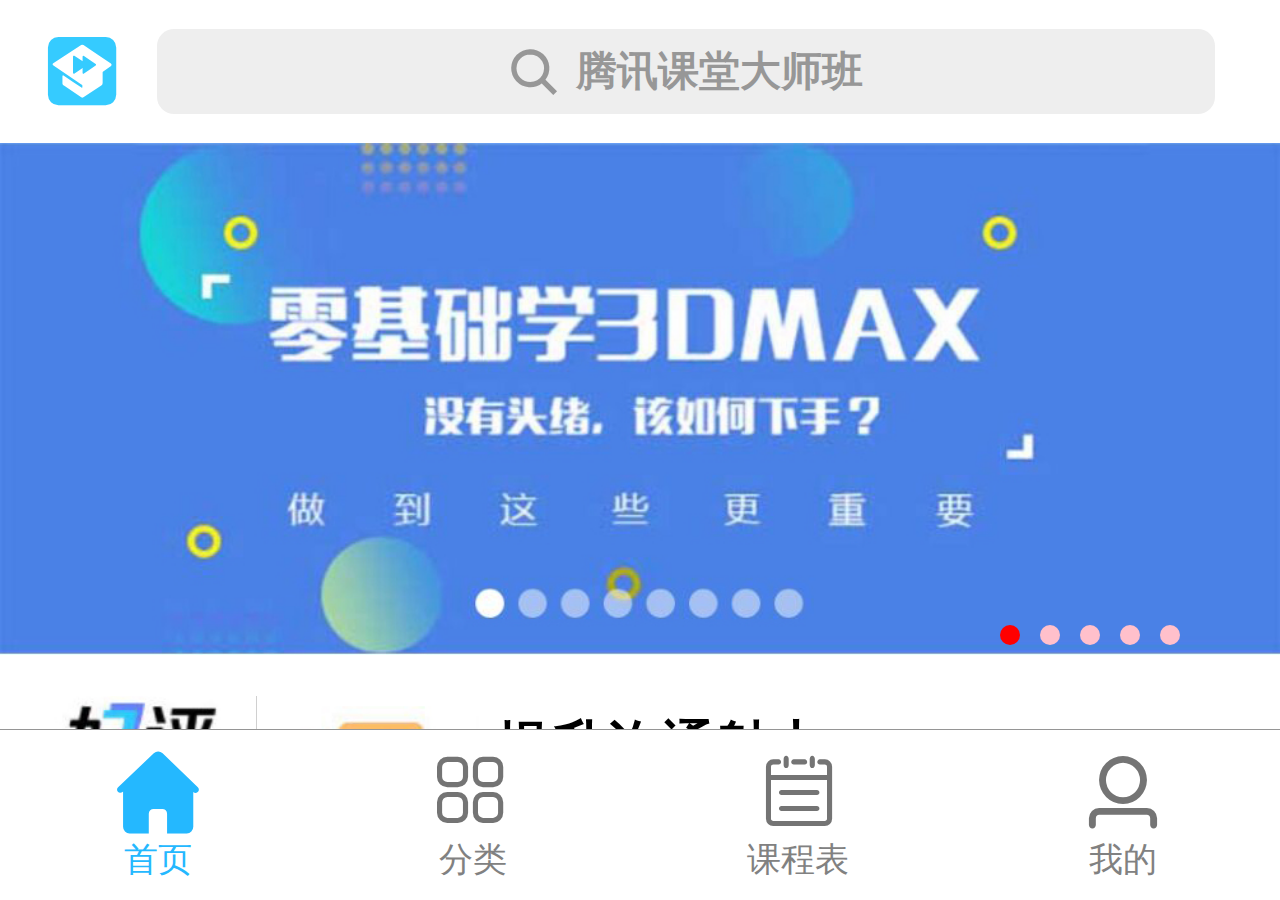
<file: index.html>
<!DOCTYPE html>
<html>
	<head>
		<meta charset="utf-8" />
		<meta name="viewport" content="width=device-width, user-scalable=no, initial-scale=1.0, maximum-scale=1.0, minimum-scale=1.0">
		<title>首页</title>
		<link rel="stylesheet" type="text/css" href="css/iconfont.css"/>
		<link rel="stylesheet" href="css/common.css" />
		<link rel="stylesheet" href="css/indexcommon.css" />
		<link rel="stylesheet" type="text/css" href="css/index.css"/>
	</head>
	<body>
<!--header-->
		<header>
			<a class="header_t" href="#"><i class="iconfont icon-tengxunketang"></i></a>
			<div class="header_sou">
				<a href="#"><i class="iconfont icon-sousuo"></i></a>
				<a href="#">腾讯课堂大师班</a>
			</div>
		</header>
<!--section-->		
		<section>
			<div class="banner">
				<div id="sliderBox">
					<img src="img/1.jpg"/>
					<img src="img/78.jpg"/>
					<img src="img/79.jpg"/>
					<img src="img/80.jpg"/>
					<img src="img/81.jpg"/>					
				</div>					
				<ul id="uls">
					<li style="background-color: red"></li>
					<li></li>
					<li></li>
					<li></li>
					<li></li>
				</ul>
			</div>
			<div class="sections">
				<div class="sections_one">
					<img src="img/2.jpg"/>
					<img src="img/3.jpg"/>
					<div class="one_o">
						<h3>提升沟通魅力</h3>
						<h4>更有限时优惠课程</h4>
					</div>
					<a href="#">></a>		
				</div>	
				<div class="sections_two">
					<a href="精选推荐.html">精选推荐</a>
					<a href="#">编程语言</a>
					<a href="平面设计.html">平面设计</a>
					<a href="加.html"><i class="iconfont icon-jiahao"></i></a>
				</div>	
				<div class="sections_three">
					<a href="#"><img src="img/4.jpg"/></a>
					<div class="three_o">
						<h1>大牛老师面向对象综...</h1>
						<h4>白驹过隙-讲师</h4>
						<p>直播时间：14:30</p>
					</div>
				</div>
				<div class="sections_three">
					<a href="#"><img src="img/5.jpg"/></a>
					<div class="three_o">
						<h1>分布式系统监控利器...</h1>
						<h4>享学课堂-月亮老师</h4>
						<p>直播时间：15:00</p>
					</div>
				</div>
				<div class="sections_three">
					<a href="#"><img src="img/6.jpg"/></a>
					<div class="three_o">
						<h1>Neo4j图数据库-大数...</h1>
						<h4>昭君</h4>
						<p>直播时间：15:00</p>
					</div>
				</div>
				<div class="sections_four">
					<h3>零基础就业课</h3>
					<a href="#"><img src="img/dian.jpg"/></a>
				</div>
				<div class="sections_five">
					<a href="#">热门分类</a>
					<a href="#">不限</a>
					<a href="#">java</a>
					<a href="#">python</a>
					<a href="#">.net/c#</a>
					<a href="#">php</a>
					<a href="#">c/c语言</a>
				</div>
				<div class="sections_six">
					<div class="six_left">
						<a href="#"><img src="img/7.jpg"/></a>
						<h3>JAVA高薪就业公开课</h3>
						<a href="#">免费</a>
					</div>
					<div class="six_left six_right">
						<a href="#"><img src="img/9.jpg"/></a>
						<h3>JAVA基础入门阶段课</h3>
						<a href="#">免费</a>
					</div>
				</div>
				<div class="sections_six">
					<div class="six_left">
						<a href="#"><img src="img/10.jpg"/></a>
						<h3>JAVA技术分享课</h3>
						<a href="#">免费</a>
					</div>
					<div class="six_left six_right">
						<a href="#"><img src="img/11.jpg"/></a>
						<h3>年薪30万的Python课</h3>
						<a href="#">免费</a>
					</div>
				</div>
				<div class="sections_six">
					<div class="six_left">
						<a href="#"><img src="img/12.jpg"/></a>
						<h3>Python入门到实战</h3>
						<a href="#">免费</a>
					</div>
					<div class="six_left six_right">
						<a href="#"><img src="img/13.jpg"/></a>
						<h3>.Net/c#从入门到实战</h3>
						<a href="#">免费</a>
					</div>
				</div>
				<div class="sections_four">
					<h3>高级进阶课</h3>
					<a href="#"><img src="img/dian.jpg"/></a>
				</div>
				<div class="sections_five">
					<a href="#">热门分类</a>
					<a href="#">不限</a>
					<a href="#">java</a>
					<a href="#">python</a>
					<a href="#">.net/c#</a>
					<a href="#">php</a>
					<a href="#">c/c语言</a>
				</div>
				<div class="sections_six">
					<div class="six_left">
						<a href="#"><img src="img/14.jpg"/></a>
						<h3>JAVA架构师系统提升课程</h3>
						<a href="#">免费</a>
					</div>
					<div class="six_left six_right">
						<a href="#"><img src="img/15.jpg"/></a>
						<h3>JAVA高级开发架构师课程</h3>
						<a href="#">免费</a>
					</div>
				</div>
				<div class="sections_six">
					<div class="six_left">
						<a href="#"><img src="img/16.jpg"/></a>
						<h3>JAVA高级架构专题课程</h3>
						<a href="#">免费</a>
					</div>
					<div class="six_left six_right">
						<a href="#"><img src="img/17.jpg"/></a>
						<h3>Python全栈开发/人工智能</h3>
						<a href="#">免费</a>
					</div>
				</div>
				<div class="sections_six">
					<div class="six_left">
						<a href="#"><img src="img/18.jpg"/></a>
						<h3>全新Python商业爬虫实战</h3>
						<a href="#">免费</a>
					</div>
					<div class="six_left six_right">
						<a href="#"><img src="img/19.jpg"/></a>
						<h3>C#/.NET从开发到架构</h3>
						<a href="#">免费</a>
					</div>
				</div>
				<div class="sections_seven">
					查看全部课程
				</div>
				
			</div>			
		</section>			
<!--footer-->
		<footer>
				<a href="#"><i class="iconfont icon-index"></i>首页</a>
				<a href="分类.html"><i class="iconfont icon-leimupinleifenleileibie"></i>分类</a>
				<a href="课程表.html"><i class="iconfont icon-kechengbiao"></i>课程表</a>
				<a href="me.html"><i class="iconfont icon-wode1"></i>我的</a>
		</footer>
	</body>
</html>
<script type="text/javascript" src="js/jquery-1.8.3.min.js" ></script>
<script type="text/javascript" src="js/location.js" ></script>
<script type="text/javascript" src="js/lunbo.js" ></script>
</file>
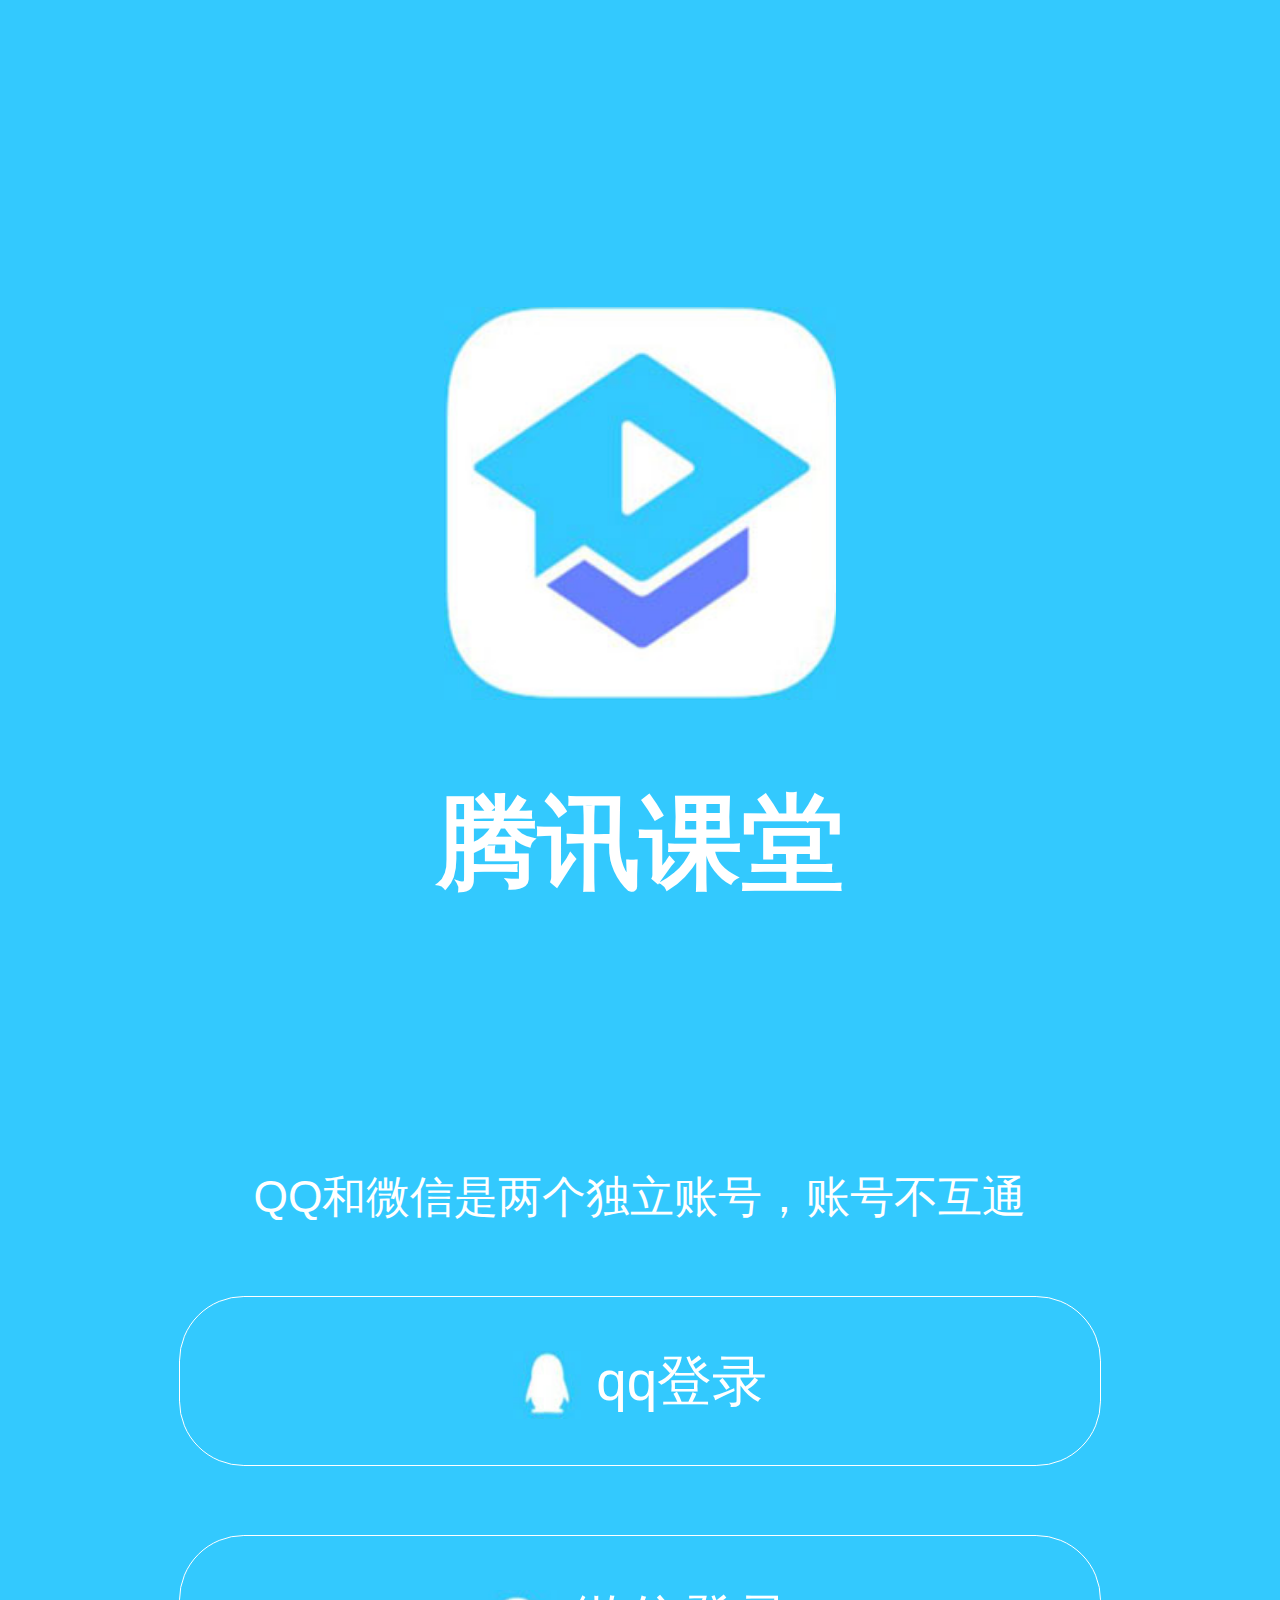
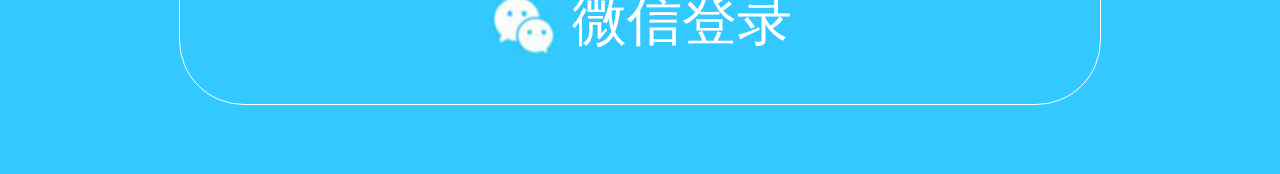
<file: denglu.html>
<!DOCTYPE html>
<html>
	<head>
		<meta charset="UTF-8">
		<meta name="viewport" content="width=device-width, user-scalable=no, initial-scale=1.0, maximum-scale=1.0, minimum-scale=1.0">
		<title>登录</title>
		<link rel="stylesheet" href="css/common.css" />
		<link rel="stylesheet" href="css/denglu.css" />
	</head>
	<body>
<!--denglu-->
		<div class="denglu">
			<img style="width: 1.15rem;height: 1.15rem;margin: 0 auto;" src="img/104.jpg"/>
			<h2>腾讯课堂</h2>
			<p>QQ和微信是两个独立账号，账号不互通</p>
			<a class="denglu_qq" href="denglu_qq.html">
				<img src="img/105.jpg"/>
				qq登录
			</a>
			<a class="denglu_qq" href="denglu_weixin.html">
				<img src="img/106.jpg"/>
				微信登录
			</a>			
		</div>				
	</body>
</html>
</file>
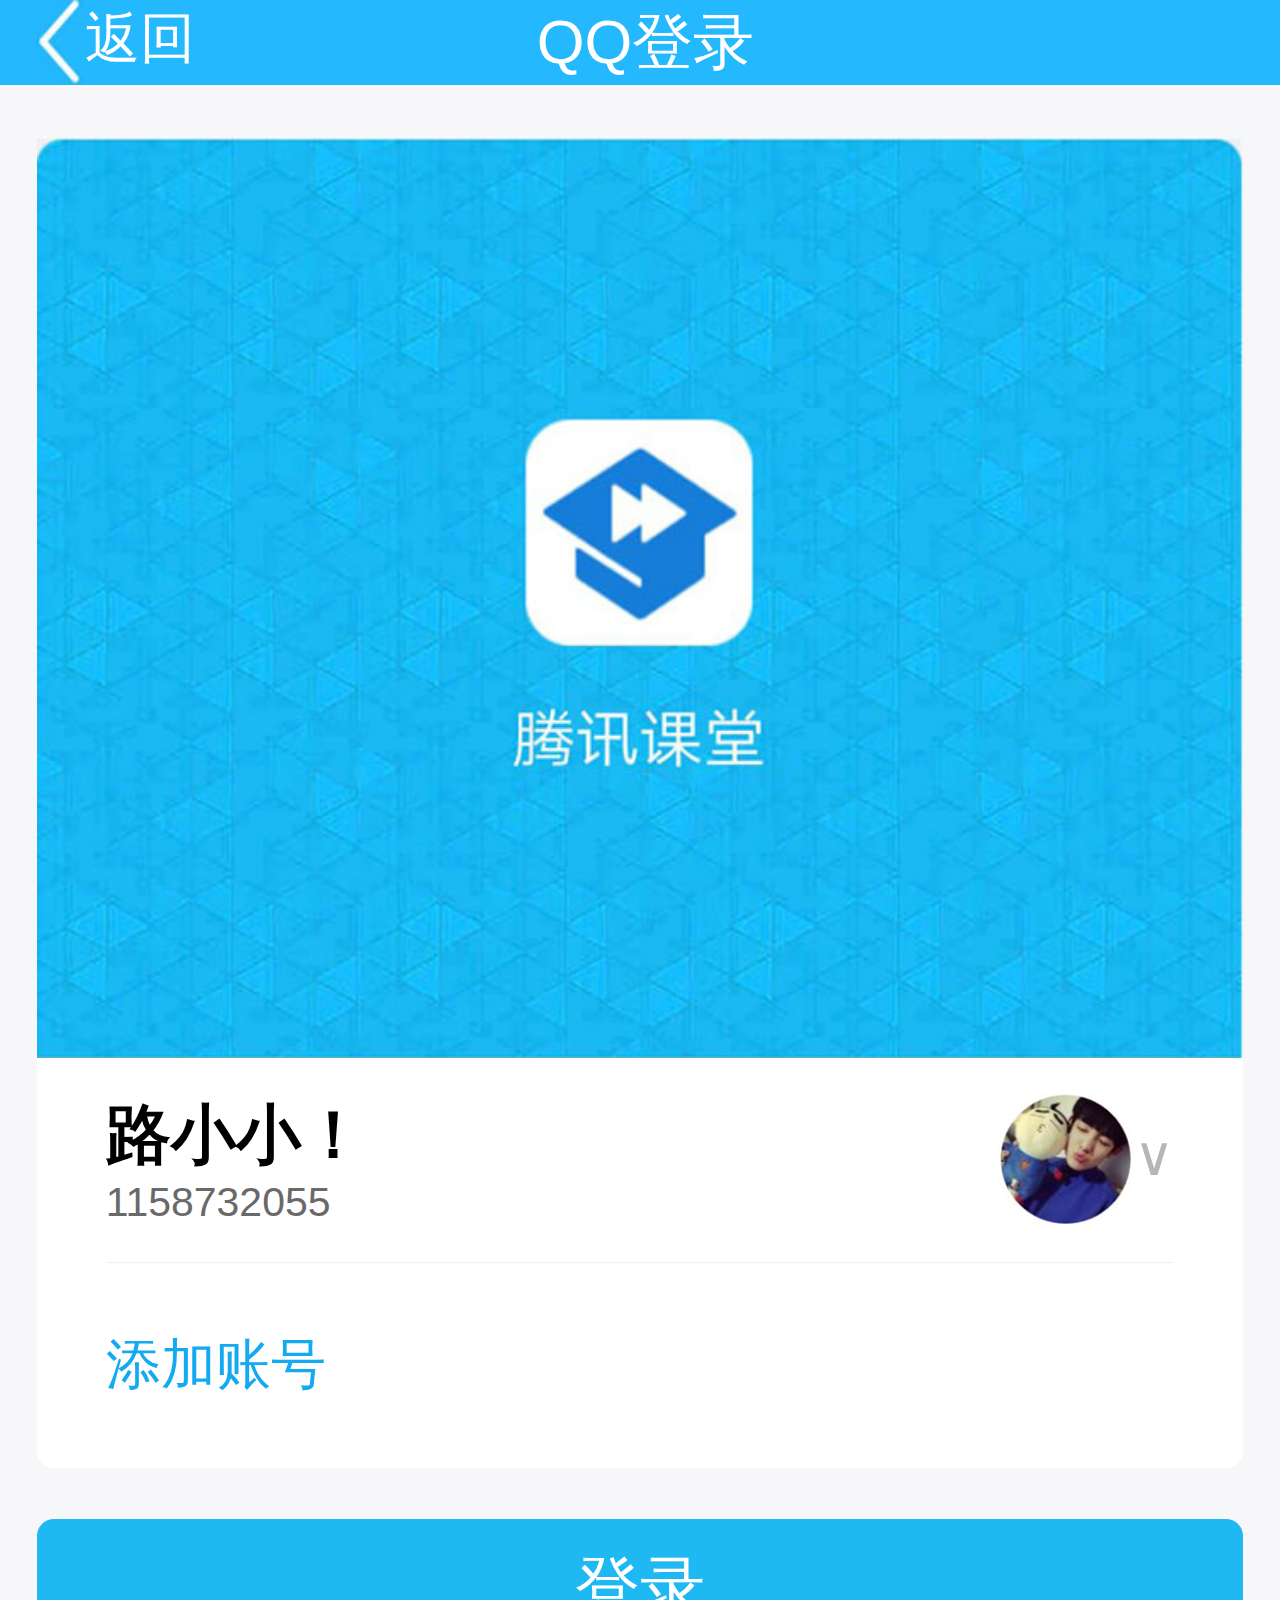
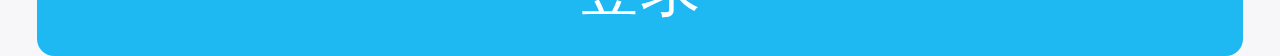
<file: denglu_qq.html>
<!DOCTYPE html>
<html>
	<head>
		<meta charset="UTF-8">
		<meta name="viewport" content="width=device-width, user-scalable=no, initial-scale=1.0, maximum-scale=1.0, minimum-scale=1.0">
		<title>登录</title>
		<link rel="stylesheet" href="css/common.css" />
		<link rel="stylesheet" href="css/denglu_qq.css" />
	</head>
	<body>
<!--header-->
		<header>
			<a href="denglu.html"><img src="img/82.jpg"/>返回</a>
			<h6>QQ登录</h6>
		</header>
<!--qq-->
		<div class="qq">
			<img src="img/109.jpg"/>
			<div class="qq_one">
				<div class="one_left">
					<h5>路小小！</h5>
					<span>1158732055</span>
				</div>								
				<a href="#"><img src="img/20.jpg"/>∨</a>			
			</div>
			<div class="qq_two">
					<a href="qq_tianjia.html">添加账号</a>
			</div>
		</div>
		<a class="qq_denglu" href="index.html">登录</a>
	</body>
</html>
</file>
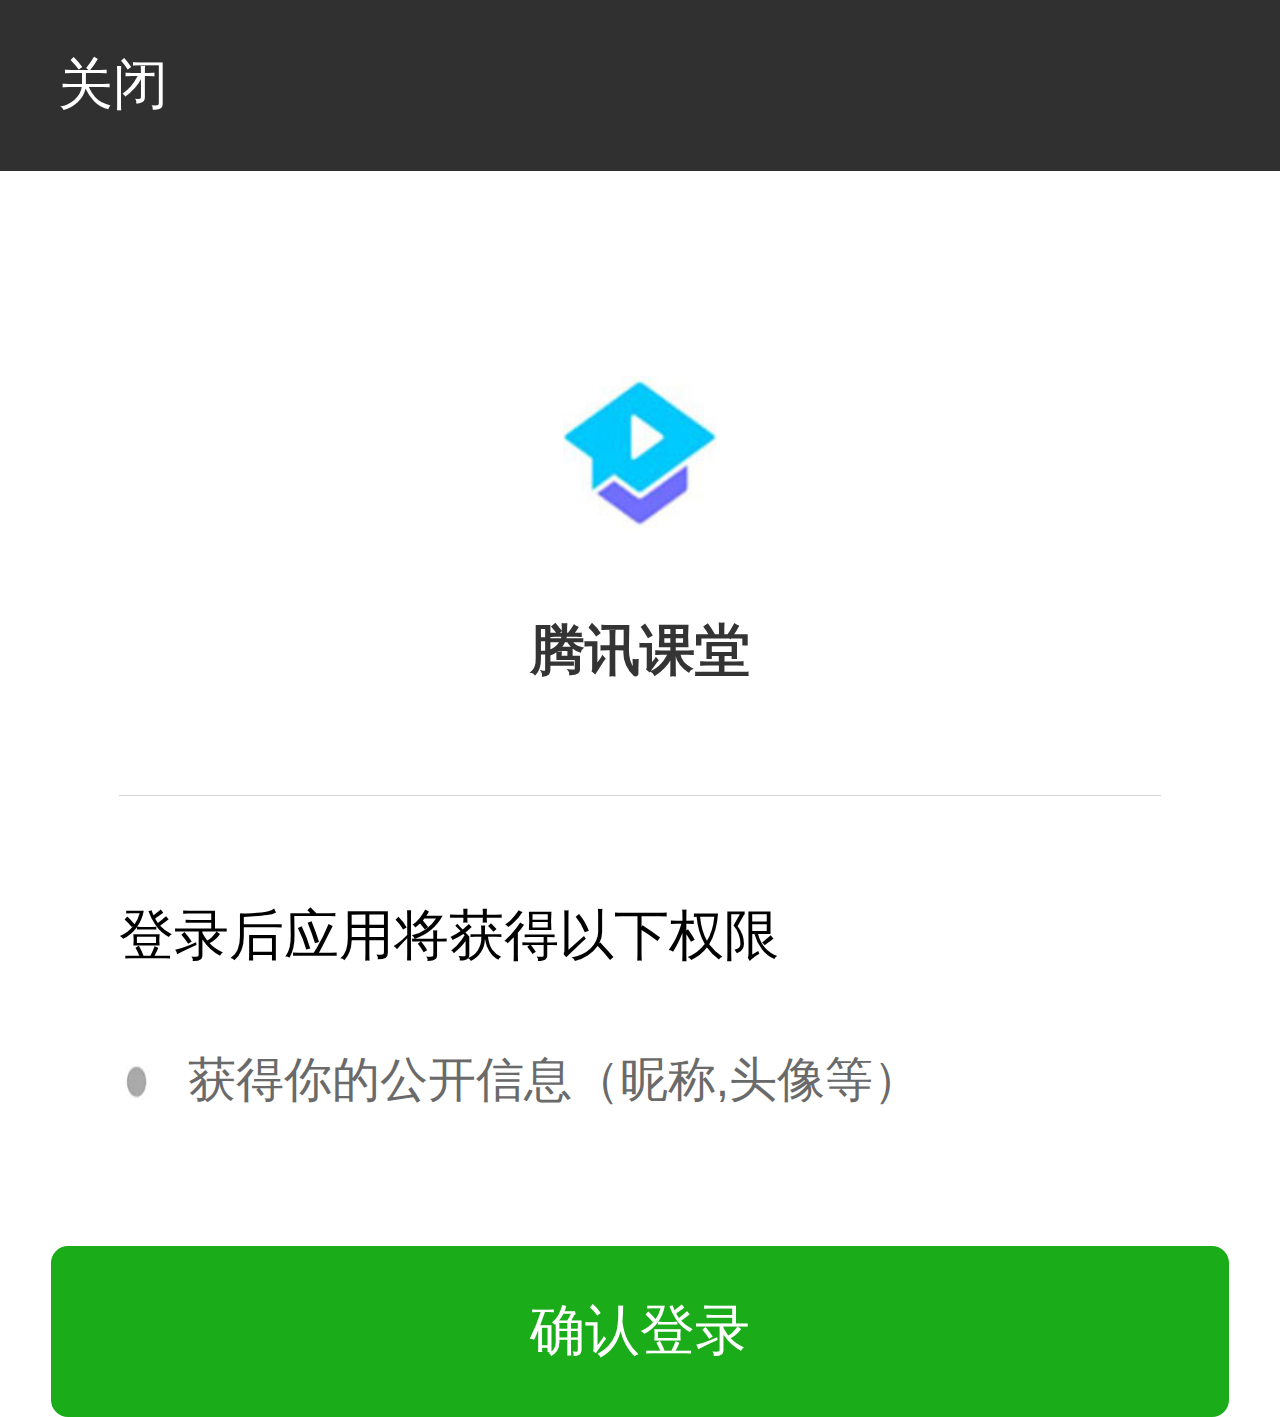
<file: denglu_weixin.html>
<!DOCTYPE html>
<html>
	<head>
		<meta charset="UTF-8">
		<meta name="viewport" content="width=device-width, user-scalable=no, initial-scale=1.0, maximum-scale=1.0, minimum-scale=1.0">
		<title>登录</title>
		<link rel="stylesheet" href="css/common.css" />
		<link rel="stylesheet" href="css/denglu_weixin.css" />
	</head>
	<body>
<!--header-->
		<header>
			<a href="denglu.html">关闭</a>
		</header>
<!--weixin-->
		<div class="weixin_one">
			<img src="img/107.jpg"/>
			<h3>腾讯课堂</h3>
			<p>登录后应用将获得以下权限</p>
			<p><img src="img/108.jpg"/><span>获得你的公开信息（昵称,头像等）</span></p>
		</div>
		<a class="weixin_two" href="index.html">确认登录</a>
	</body>
</html>
</file>
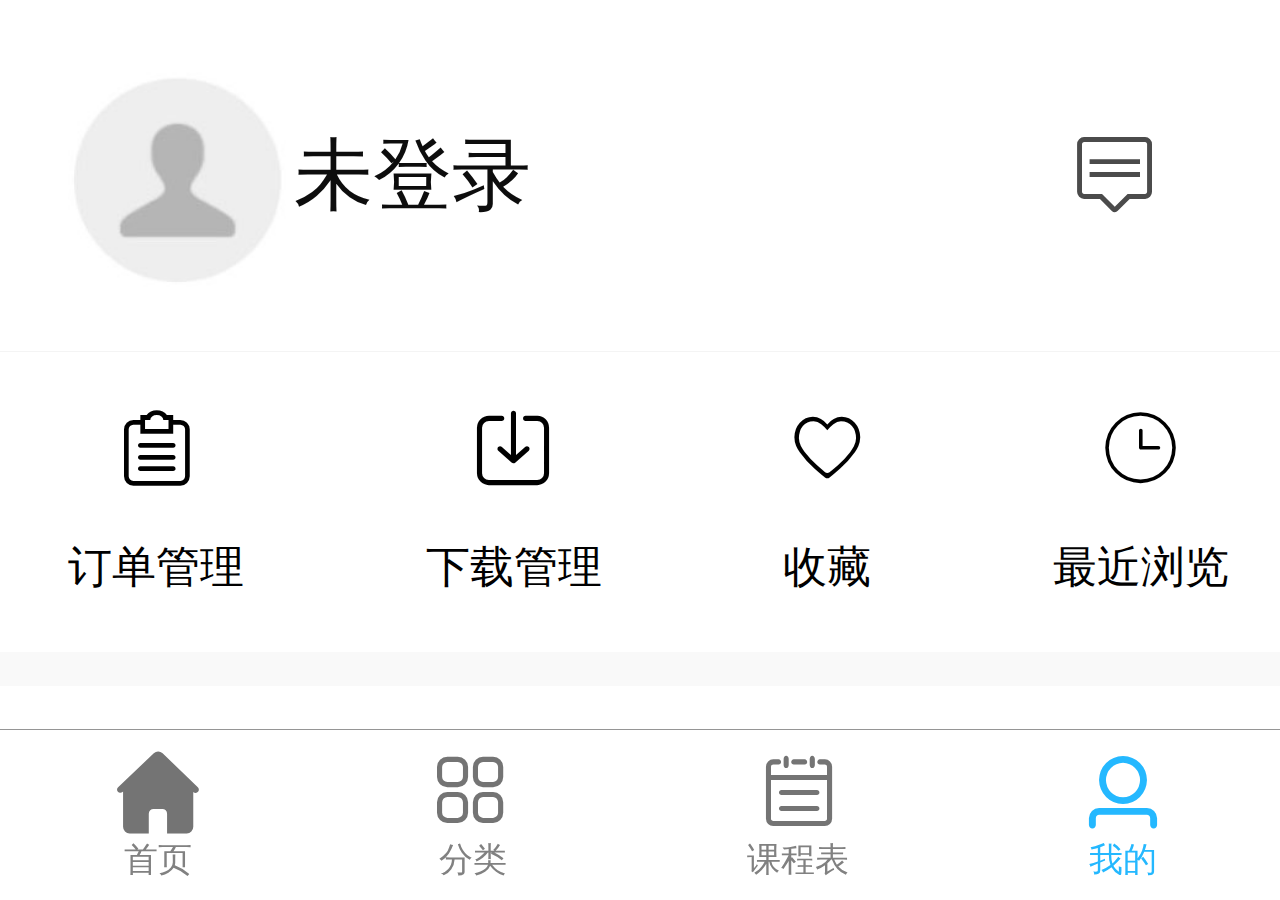
<file: me.html>
<!DOCTYPE html>
<html>
	<head>
		<meta charset="UTF-8">
		<meta name="viewport" content="width=device-width, user-scalable=no, initial-scale=1.0, maximum-scale=1.0, minimum-scale=1.0">
		<title>我的</title>
		<link rel="stylesheet" type="text/css" href="css/iconfont.css"/>
		<link rel="stylesheet" href="css/common.css" />
		<link rel="stylesheet" type="text/css" href="css/me.css"/>
	</head>
	<body>
<!--header-->
		<header>
			<a href="denglu.html"><img src="img/111.jpg"/><span>未登录</span></a>
			<a href="#"><i class="iconfont icon-xiaoxi_click"></i></a>
		</header>
<!--section-->
		<section>
			<div class="section_nav">
				<a href="#"><i class="iconfont icon-dingdanguanli"></i>订单管理</a>
				<a href="#"><i class="iconfont icon-xiazaiguanli"></i>下载管理</a>
				<a href="#"><i class="iconfont icon-collect"></i>收藏</a>
				<a href="#"><i class="iconfont icon-zuijinliulan"></i>最近浏览</a>
			</div>
			<div class="section_bty">				
			</div>
			<div class="section_aa">
				<a href="#"><span>余额</span><span>></span><span>0.00</span></a>
				<a href="#"><span>优惠券</span><span>></span><span>0</span></a>
			</div>
			<div class="section_bty">				
			</div>
			<div class="section_aa">
				<a href="#"><span>福利专区</span></a>
				<a href="#"><span>4G免流量上课</span></a>
			</div>
			<div class="section_bty">				
			</div>
			<div class="section_aa">
				<a href="#"><span>反馈建议</span></a>
				<a href="#"><span>设置</span></a>
			</div>
			
		</section>
<!--footer-->
		<footer>
				<a href="index.html"><i class="iconfont icon-index"></i>首页</a>
				<a href="分类.html"><i class="iconfont icon-leimupinleifenleileibie"></i>分类</a>
				<a href="课程表.html"><i class="iconfont icon-kechengbiao"></i>课程表</a>
				<a href="#"><i class="iconfont icon-wode1"></i>我的</a>
		</footer>		
	</body>
</html>
</file>
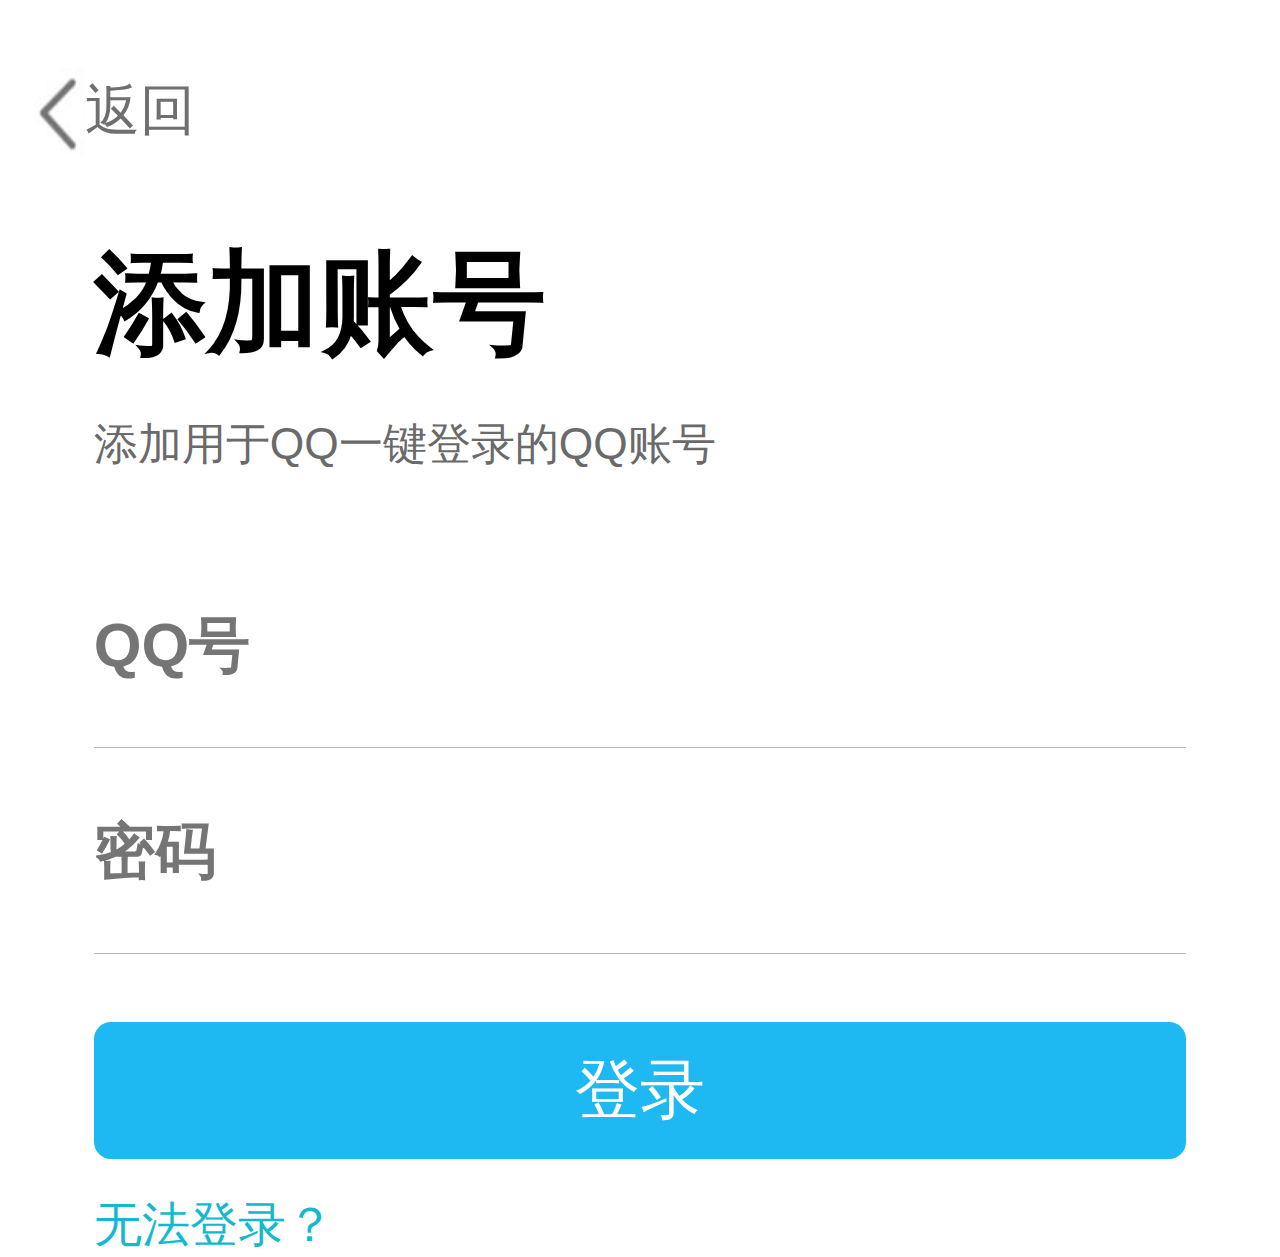
<file: qq_tianjia.html>
<!DOCTYPE html>
<html>
	<head>
		<meta charset="UTF-8">
		<meta name="viewport" content="width=device-width, user-scalable=no, initial-scale=1.0, maximum-scale=1.0, minimum-scale=1.0">
		<title>登录</title>
		<link rel="stylesheet" href="css/common.css" />
		<link rel="stylesheet" href="css/qq_tianjia.css" />
	</head>
	<body>
<!--header-->
		<header>
			<a href="denglu_qq.html"><img src="img/110.jpg"/>返回</a>
		</header>
<!--addQQ-->
		<div class="addQQ">
			<h1>添加账号</h1>
			<p>添加用于QQ一键登录的QQ账号</p>
			<div class="qqHm">
				<input class="text1" name="userName" id="userName" placeholder="QQ号"/>
				<span id="span1"></span>
			</div>
			<div class="qqHm">
				<input class="text1" name="userPass" id="userPass" placeholder="密码"/>
				<span id="span2"></span>
			</div>									
			<a class="addQQ_denglu" href="#">登录</a>
			<a class="addQQ_wu" href="#">无法登录？</a>
		</div>
		<div id="tite" class="tites">
		</div>
	</body>
</html>
<script type="text/javascript" src="js/jquery-1.8.3.min.js" ></script>
<script type="text/javascript" src="js/reg.js" ></script>
<script type="text/javascript" src="js/ajax.js" ></script>
</file>
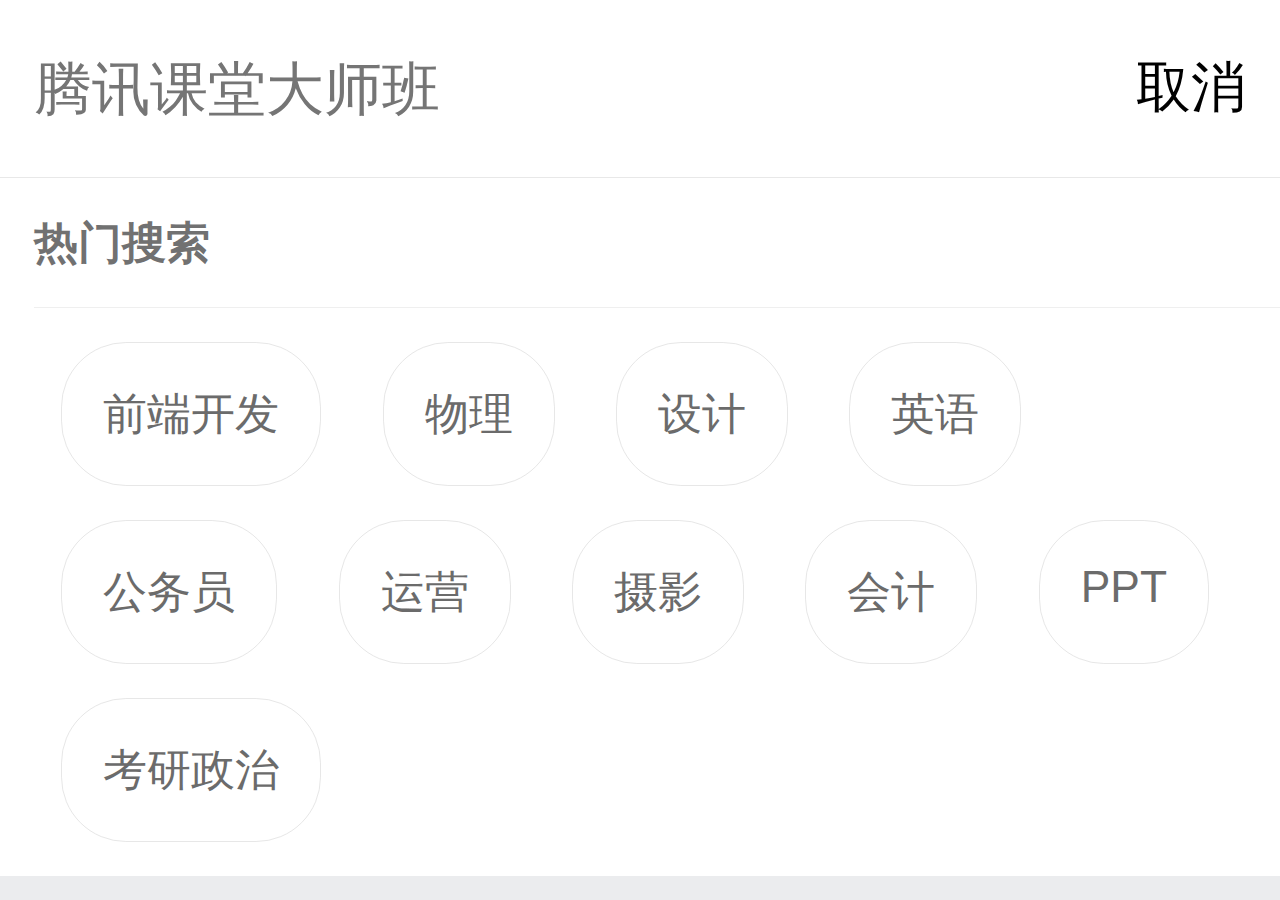
<file: sou.html>
<!DOCTYPE html>
<html>
	<head>
		<meta charset="UTF-8">
		<meta name="viewport" content="width=device-width, user-scalable=no, initial-scale=1.0, maximum-scale=1.0, minimum-scale=1.0">
		<title>搜索</title>
		<link rel="stylesheet" href="css/common.css" />
		<link rel="stylesheet" href="css/sou.css" />
	</head>
	<body>
<!--header-->
		<header>
			<input type="text" placeholder="腾讯课堂大师班"/>
			<a href="index.html">取消</a>
		</header>
<!--section-->
		<section>
			<div class="section_remen">
				<h6>热门搜索</h6>
				<div class="remen_a">
					<a href="#">前端开发</a>
					<a href="#">物理</a>
					<a href="#">设计</a>
					<a href="#">英语</a>
					<a href="#">公务员</a>
					<a href="#">运营</a>
					<a href="#">摄影</a>
					<a href="#">会计</a>
					<a href="#">PPT</a>
					<a href="#">考研政治</a>
				</div>
			</div>
			<div class="bottom_color">				
			</div>
			<div class="lishi_a">
				<a href="#">最近搜索</a>
				<a href="#">清除历史</a>				
			</div>	
			<div class="lishi_a lishi_o">
				<a href="#">前端开发</a>
				<a href="#">X</a>				
			</div>		
		</section>		
	</body>
</html>
</file>
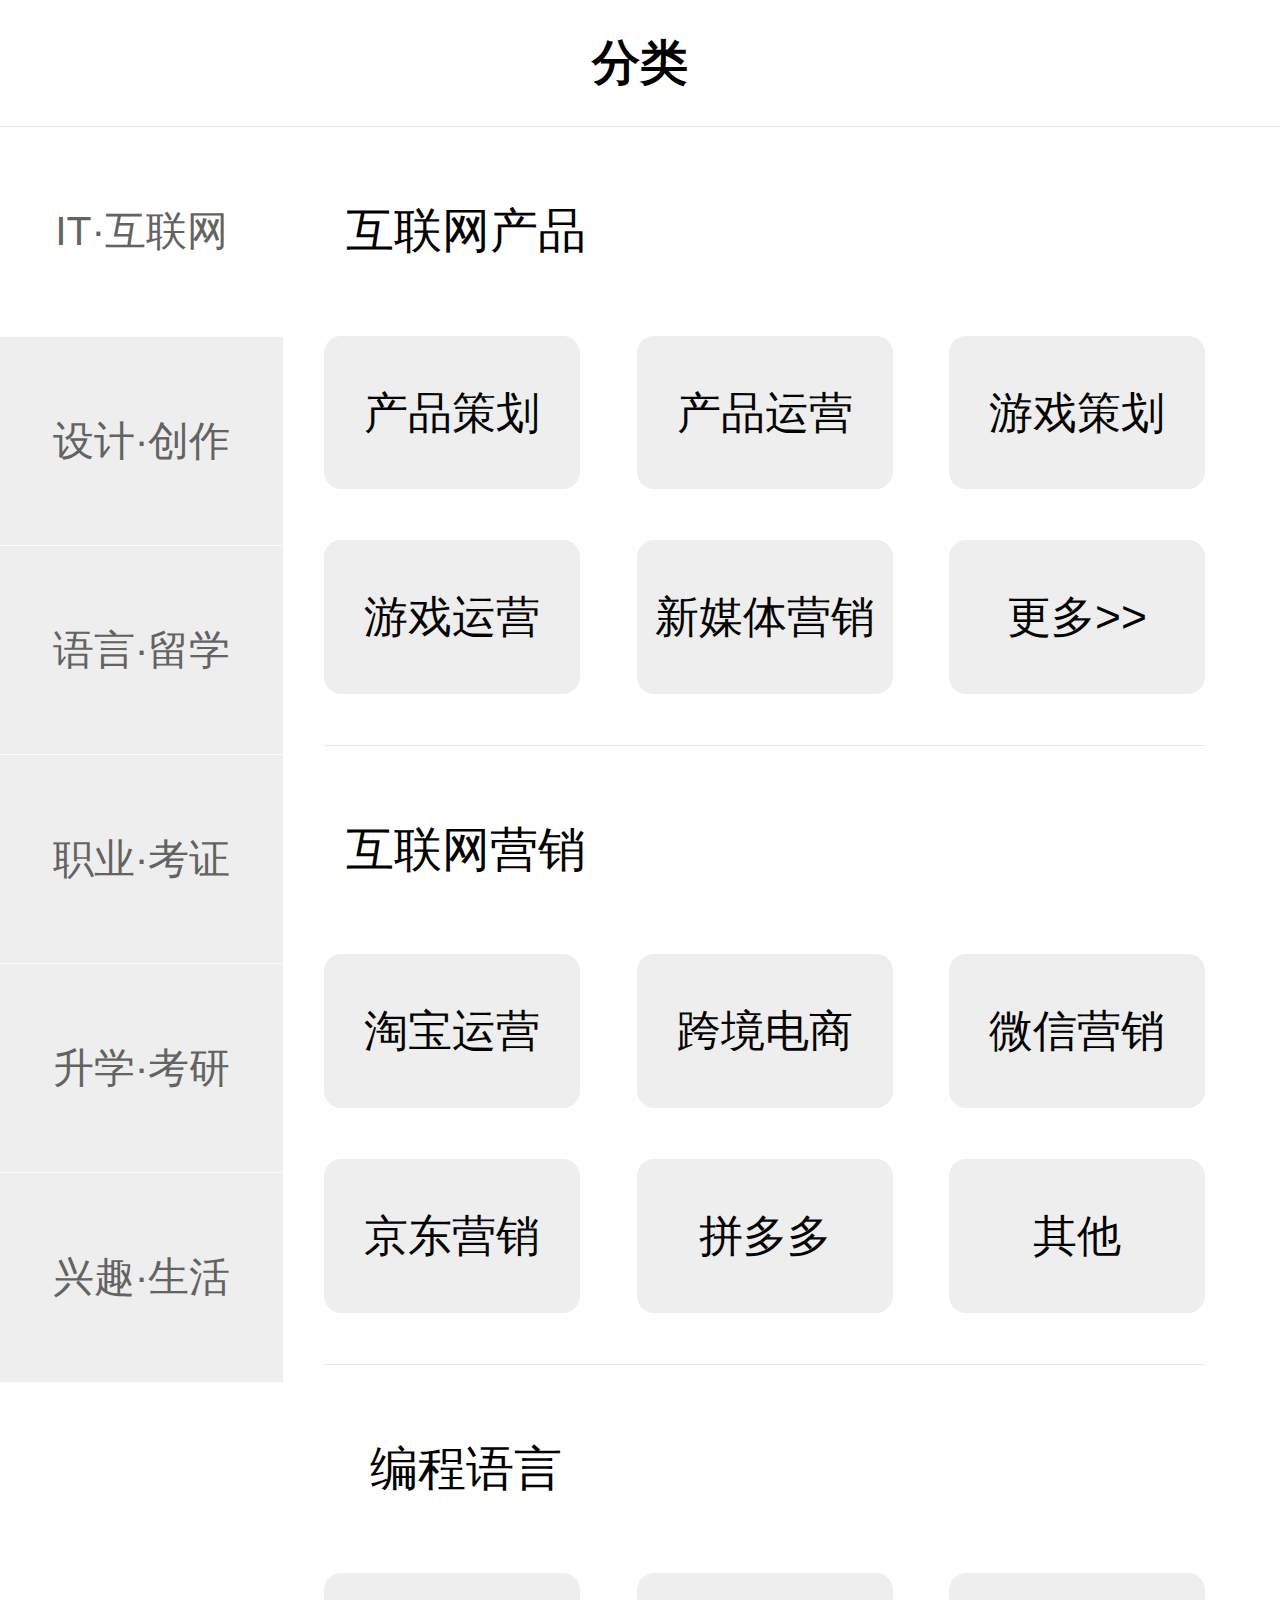
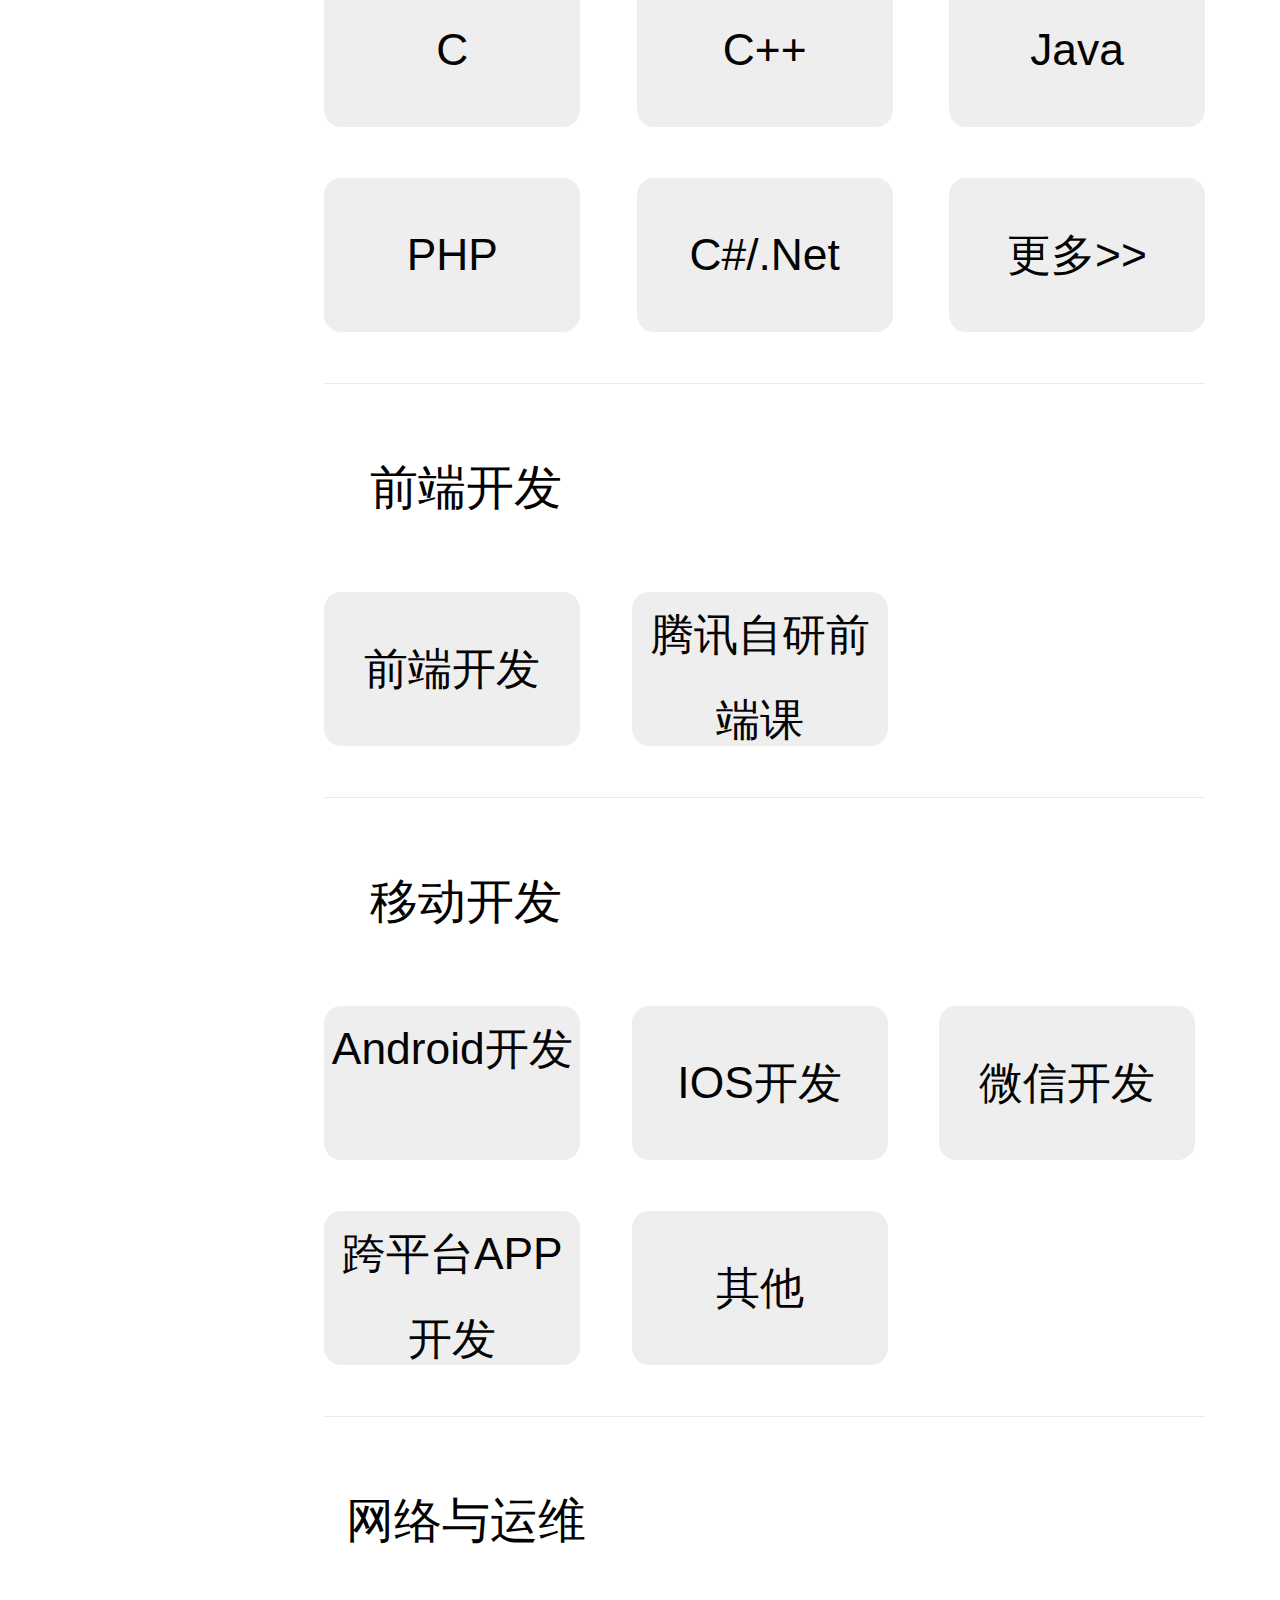
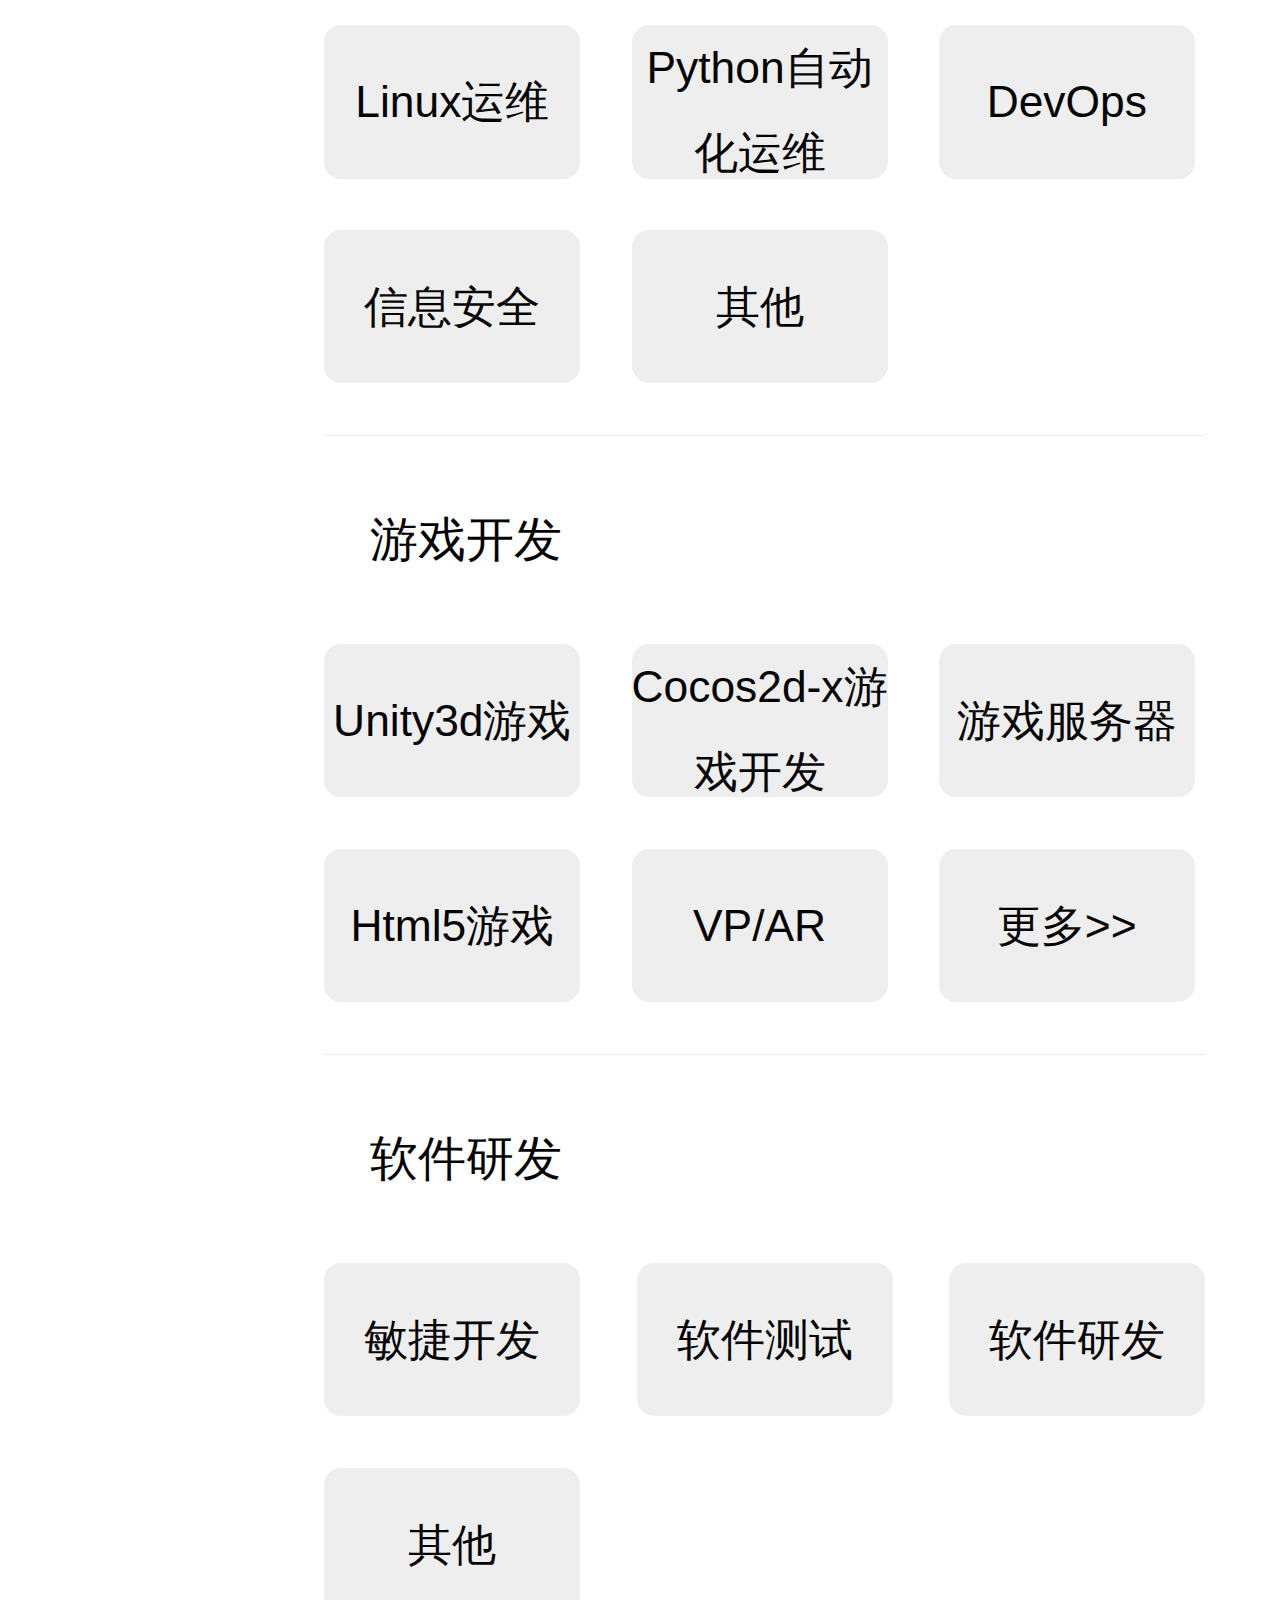
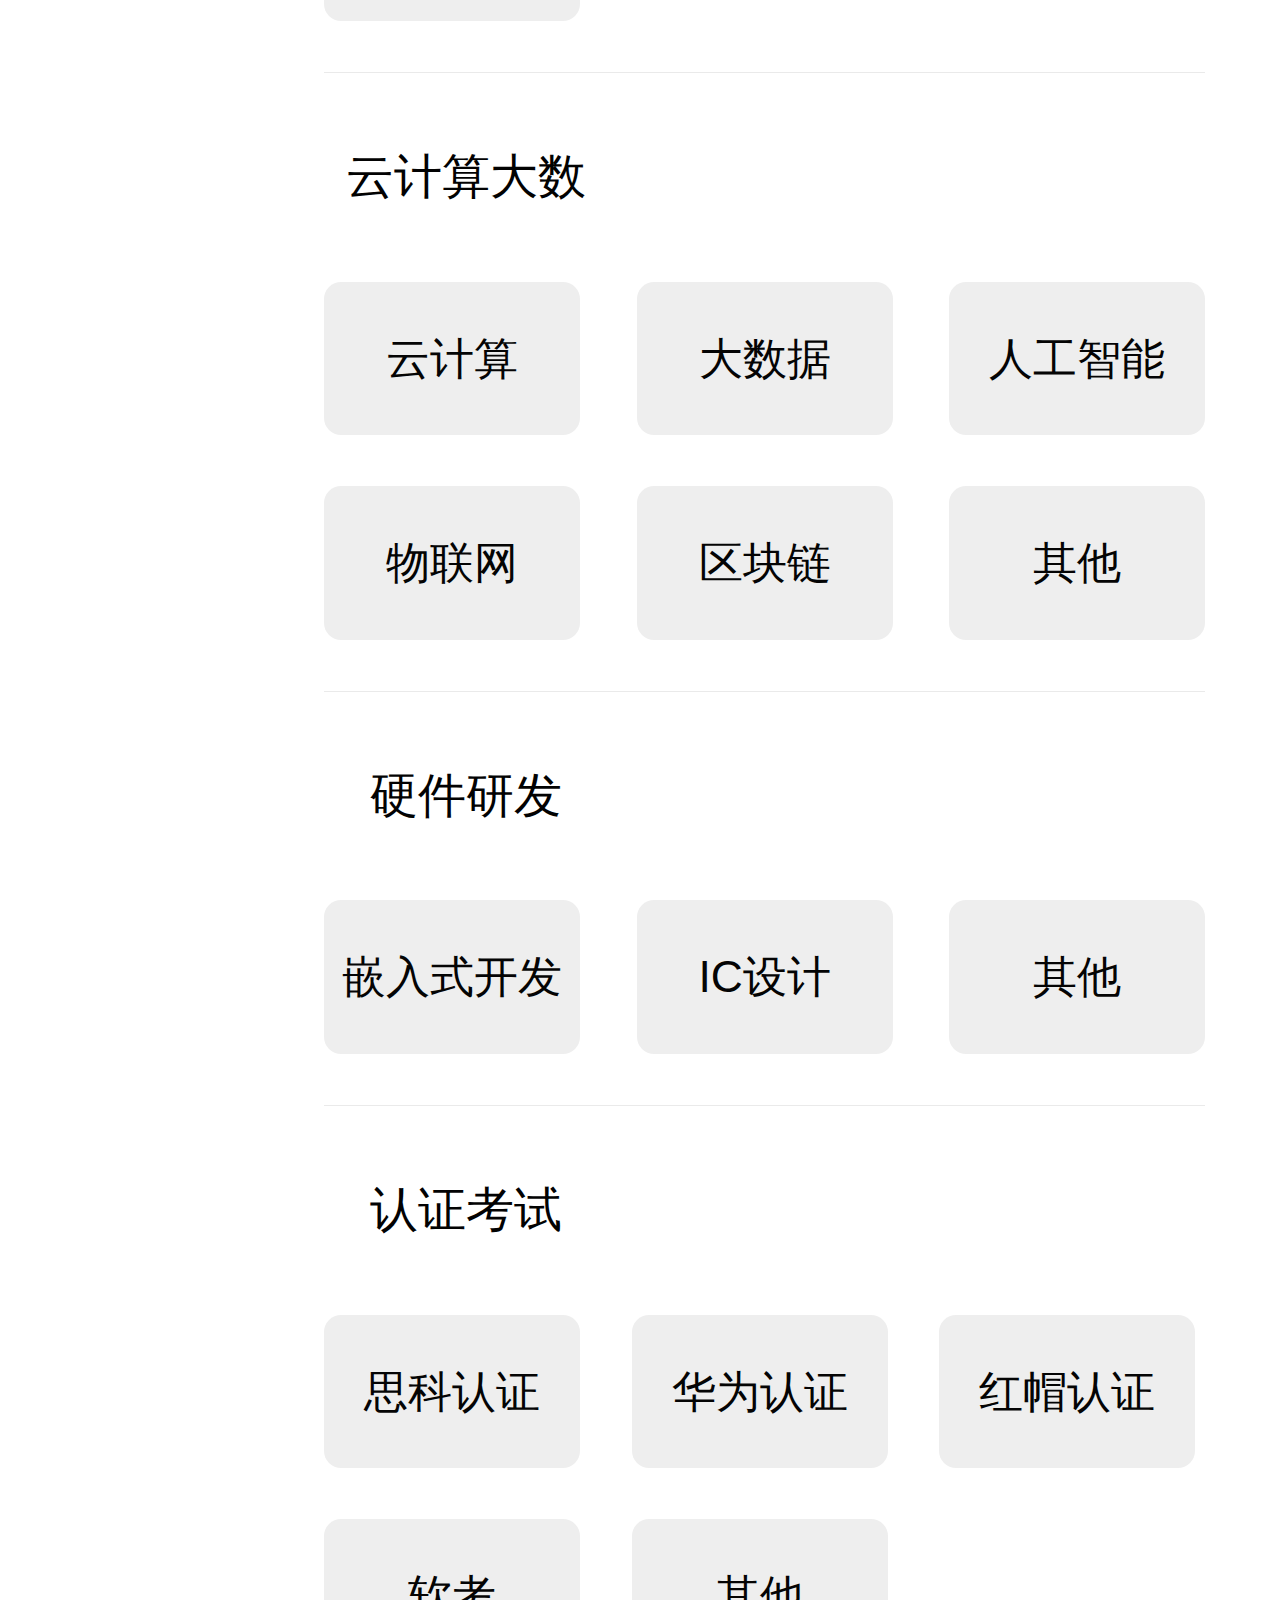
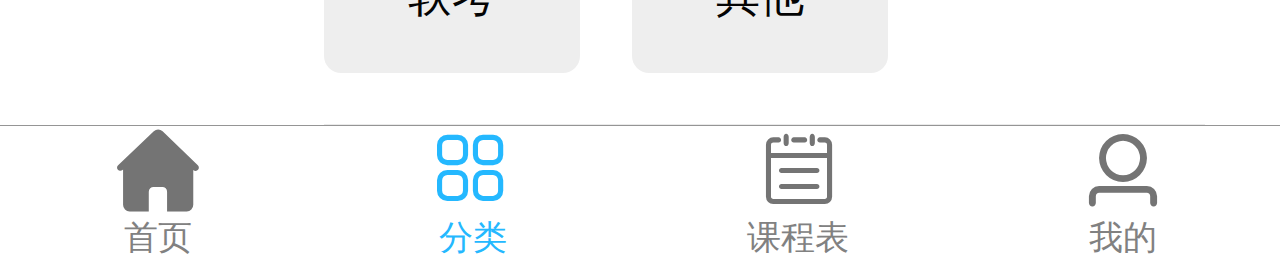
<file: 分类.html>
<!DOCTYPE html>
<html>
	<head>
		<meta charset="UTF-8">
		<meta name="viewport" content="width=device-width, user-scalable=no, initial-scale=1.0, maximum-scale=1.0, minimum-scale=1.0">
		<title>分类</title>
		<link rel="stylesheet" type="text/css" href="css/iconfont.css"/>
		<link rel="stylesheet" href="css/common.css"/>
		<link rel="stylesheet" type="text/css" href="css/fenlei.css"/>
	</head>
	<body>
<!--header-->
		<header>
			<h3>分类</h3>
		</header>
		<div class="sections">
<!--nav-->
			<nav>
				<a href="#">IT·互联网</a>
				<a href="#">设计·创作</a>
				<a href="#">语言·留学</a>
				<a href="#">职业·考证</a>
				<a href="#">升学·考研</a>
				<a href="#">兴趣·生活</a>
			</nav>
<!--section-->
			<section>
				<div class="section_fenlei">
					<h3>互联网产品</h3>
					<div class="nav_a">
						<a href="#">产品策划</a>
						<a href="#">产品运营</a>
						<a href="#">游戏策划</a>
						<a href="#">游戏运营</a>
						<a href="#">新媒体营销</a>
						<a href="#">更多>></a>
					</div>					
				</div>
				<div class="section_fenlei">
					<h3>互联网营销</h3>
					<div class="nav_a">
						<a href="#">淘宝运营</a>
						<a href="#">跨境电商</a>
						<a href="#">微信营销</a>
						<a href="#">京东营销</a>
						<a href="#">拼多多</a>
						<a href="#">其他</a>
					</div>					
				</div>
				<div class="section_fenlei">
					<h3>编程语言</h3>
					<div class="nav_a">
						<a href="#">C</a>
						<a href="#">C++</a>
						<a href="#">Java</a>
						<a href="#">PHP</a>
						<a href="#">C#/.Net</a>
						<a href="#">更多>></a>
					</div>					
				</div>
				<div class="section_fenlei">
					<h3>前端开发</h3>
					<div class="nav_a nav_aa">
						<a href="#">前端开发</a>
						<a class="nav_k" href="#">腾讯自研前端课</a>					
					</div>					
				</div>
				<div class="section_fenlei">
					<h3>移动开发</h3>
					<div class="nav_a nav_aa">
						<a class="nav_k" href="#">Android开发</a>
						<a href="#">IOS开发</a>
						<a href="#">微信开发</a>
						<a class="nav_k" href="#">跨平台APP开发</a>					
						<a href="#">其他</a>
					</div>					
				</div>
				<div class="section_fenlei">
					<h3>网络与运维</h3>
					<div class="nav_a nav_aa">
						<a href="#">Linux运维</a>
						<a class="nav_k" href="#">Python自动化运维</a>
						<a href="#">DevOps</a>
						<a href="#">信息安全</a>					
						<a href="#">其他</a>
					</div>					
				</div>
				<div class="section_fenlei">
					<h3>游戏开发</h3>
					<div class="nav_a nav_aa">
						<a href="#">Unity3d游戏开发</a>
						<a class="nav_k" href="#">Cocos2d-x游戏开发</a>
						<a href="#">游戏服务器开发</a>
						<a href="#">Html5游戏</a>					
						<a href="#">VP/AR</a>
						<a href="#" class="nav_g">更多>></a>
					</div>					
				</div>
				<div class="section_fenlei">
					<h3>软件研发</h3>
					<div class="nav_a">
						<a href="#">敏捷开发</a>
						<a href="#">软件测试</a>
						<a href="#">软件研发</a>
						<a href="#">其他</a>
					</div>					
				</div>
				<div class="section_fenlei">
					<h3>云计算大数据</h3>
					<div class="nav_a">
						<a href="#">云计算</a>
						<a href="#">大数据</a>
						<a href="#">人工智能</a>
						<a href="#">物联网</a>
						<a href="#">区块链</a>
						<a href="#">其他</a>
					</div>					
				</div>
				<div class="section_fenlei">
					<h3>硬件研发</h3>
					<div class="nav_a">
						<a href="#">嵌入式开发</a>
						<a href="#">IC设计</a>					
						<a href="#">其他</a>
					</div>					
				</div>
				<div class="section_fenlei">
					<h3>认证考试</h3>
					<div class="nav_a nav_aa">
						<a href="#">思科认证</a>
						<a href="#">华为认证</a>
						<a href="#">红帽认证</a>
						<a href="#">软考</a>
						<a href="#">其他</a>
					</div>					
				</div>				
			</section>			
		</div>
<!--footer-->
		<footer>
				<a href="index.html"><i class="iconfont icon-index"></i>首页</a>
				<a href="#"><i class="iconfont icon-leimupinleifenleileibie"></i>分类</a>
				<a href="课程表.html"><i class="iconfont icon-kechengbiao"></i>课程表</a>
				<a href="me.html"><i class="iconfont icon-wode1"></i>我的</a>
		</footer>
	</body>
</html>
</file>
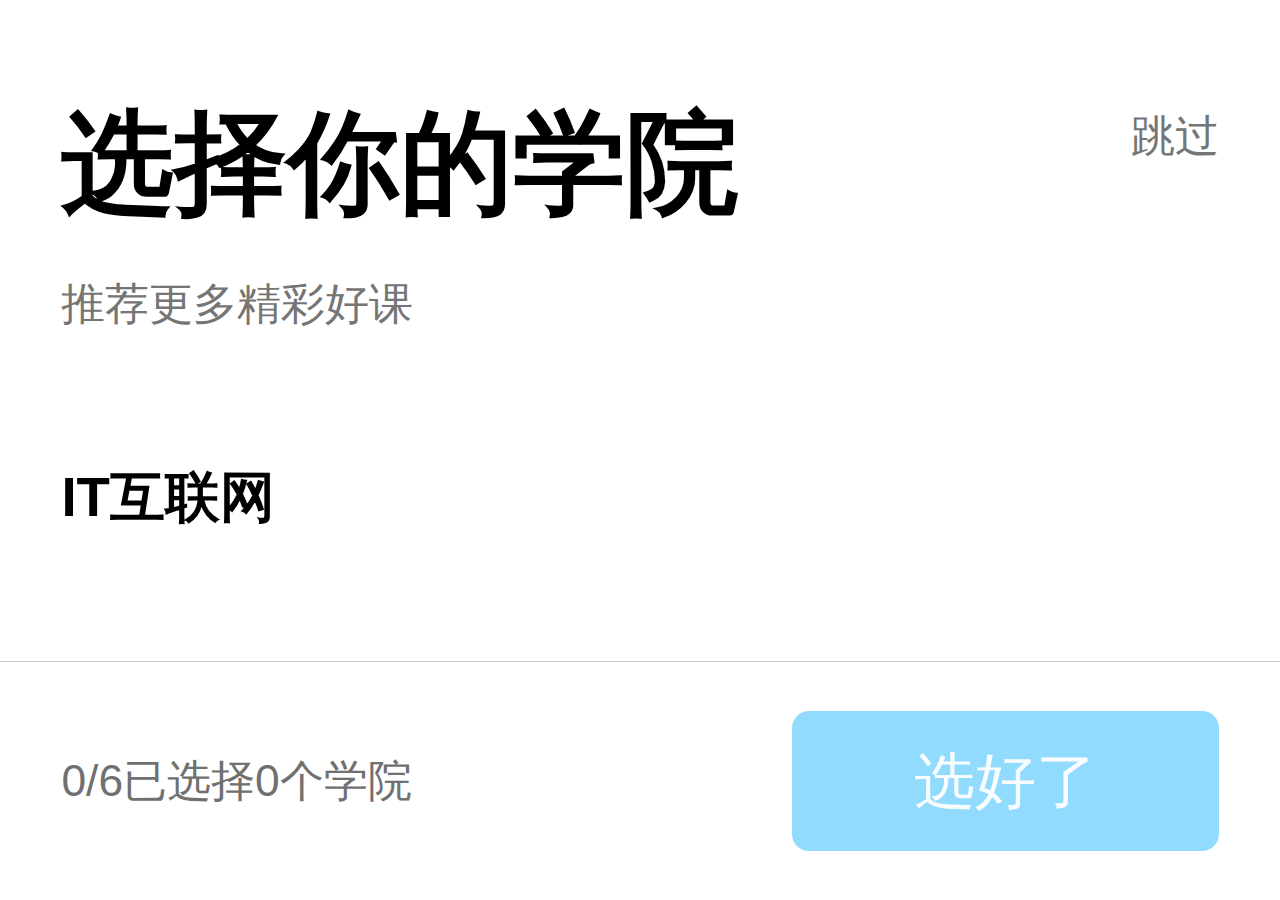
<file: 加.html>
<!DOCTYPE html>
<html>
	<head>
		<meta charset="UTF-8">
		<meta name="viewport" content="width=device-width, user-scalable=no, initial-scale=1.0, maximum-scale=1.0, minimum-scale=1.0">
		<title>加</title>
		<link rel="stylesheet" href="css/common.css" />
		<link rel="stylesheet" type="text/css" href="css/jia.css"/>		
	</head>
	<body>
<!--header-->
		<header>
			<div class="header_left">
				<h3>选择你的学院</h3>
				<a href="#"> 推荐更多精彩好课</a>
			</div>			
			<a href="#">跳过</a>
		</header>
<!--section-->
		<section>
			<div class="section_college">
				<h4>IT互联网</h4>
				<div class="college_o">
					<a class="o_qu" href="#">互联网产品</a>
					<a href="#">编程语言</a>	
					<a href="#">移动开发</a>
					<a href="#">前端</a>
					<a class="o_qu" href="#">游戏开发</a>
					<a href="#">软件测试</a>
					<a href="#">云计算大数据</a>
					<a class="o_qu" href="#">网络运维</a>
					<a href="#">IT认证</a>
					<a href="#">嵌入式</a>
					<a href="#">网络营销</a>
				</div>
			</div>
			<div class="section_college">
				<h4>设计创作</h4>
				<div class="college_o college_n">
					<a class="o_qu" href="#">互联网产品</a>
					<a href="#">编程语言</a>	
					<a href="#">移动开发</a>
					<a href="#">前端</a>
					<a class="o_qu" href="#">游戏开发</a>
					<a href="#">软件测试</a>
					<a href="#">云计算大数据</a>
					<a class="o_qu" href="#">网络运维</a>
					<a href="#">IT认证</a>
					<a href="#">嵌入式</a>
					<a href="#">网络营销</a>
					<a class="o_qu" href="#">IT认证</a>
					<a href="#">嵌入式</a>
					<a href="#">网络营销</a>
				</div>
			</div>
			<div class="section_college">
				<h4>语言留学</h4>
				<div class="college_o college_e">
					<a class="o_qu" href="#">互联网产品</a>
					<a href="#">编程语言</a>	
					<a href="#">移动开发</a>
					<a href="#">前端</a>
					<a class="o_qu" href="#">游戏开发</a>
					<a href="#">软件测试</a>
					<a href="#">云计算大数据</a>
					<a class="o_qu" href="#">网络运维</a>
					<a href="#">IT认证</a>
					<a href="#">嵌入式</a>
					<a href="#">网络营销</a>					
				</div>
			</div>
			<div class="section_college">
				<h4>职业考证</h4>
				<div class="college_o college_t">
					<a class="o_qu" href="#">互联网产品</a>
					<a href="#">编程语言</a>	
					<a href="#">移动开发</a>
					<a href="#">前端</a>
					<a class="o_qu" href="#">游戏开发</a>
					<a href="#">软件测试</a>
					<a href="#">云计算大数据</a>			
				</div>
			</div>
			<div class="section_college">
				<h4>升学考研</h4>
				<div class="college_o college_w">
					<a class="o_qu" href="#">考研</a>
					<a href="#">小学</a>	
					<a href="#">初中</a>
					<a href="#">高中</a>		
				</div>
			</div>
			<div class="section_college">
				<h4>兴趣生活</h4>
				<div class="college_o college_e">
					<a class="o_qu" href="#">互联网产品</a>
					<a href="#">编程语言</a>	
					<a href="#">移动开发</a>
					<a href="#">前端</a>
					<a class="o_qu" href="#">游戏开发</a>
					<a href="#">软件测试</a>
					<a href="#">云计算大数据</a>			
				</div>
			</div>			
		</section>
<!--footer-->
		<footer>
			<p><span>0</span>/6已选择<span>0</span>个学院</p>
			<a href="#">选好了</a>
		</footer>
	</body>
</html>
</file>
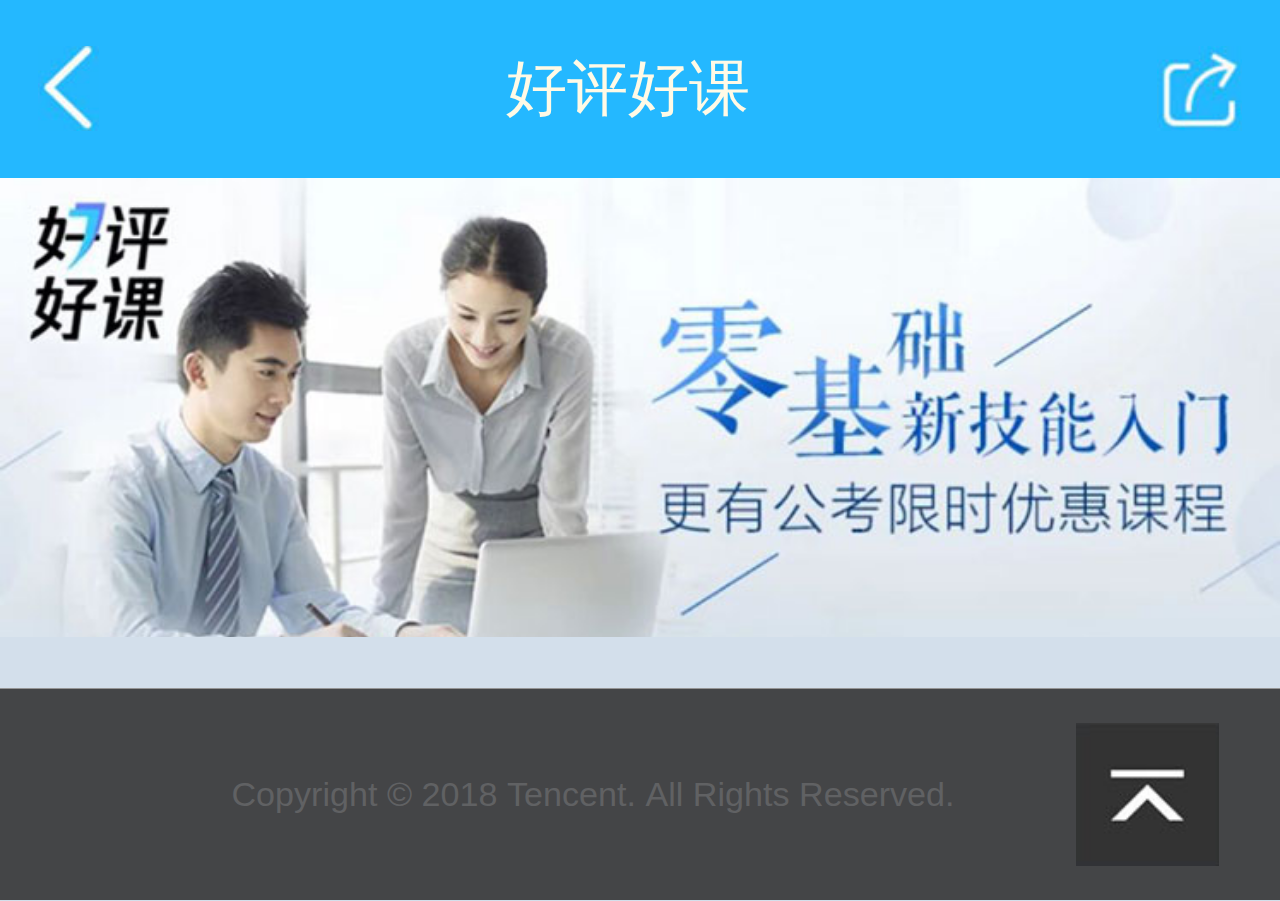
<file: 好评好课.html>
<!DOCTYPE html>
<html>
	<head>
		<meta charset="UTF-8">
		<meta name="viewport" content="width=device-width, user-scalable=no, initial-scale=1.0, maximum-scale=1.0, minimum-scale=1.0">
		<title>好评好课</title>
		<link rel="stylesheet" href="css/common.css" />
		<link rel="stylesheet" type="text/css" href="css/haoping.css"/>				
	</head>
	<body>
<!--header-->
		<header>
			<a href="index.html"><img src="img/82.jpg"/></a>
			<h6>好评好课</h6>
			<a href="#"><img src="img/83.jpg"/></a>
		</header>
<!--section-->		
		<section>
			<div class="section_banner">
				<img src="img/84.jpg"/>
			</div>
			<div class="section_youhui">
				<h5>限时优惠</h5>
				<div class="youhui_left">
					<img src="img/85.jpg"/>
					<h6>2019国考-数量关系</h6>
					<p>
						<span>￥50.00</span>
						<img src="img/87.jpg" style="width: .15rem;height: .15rem;margin-left: .50rem;margin-right: .05rem;"/>
						<span>1081</span>
					</p>				
				</div>
				<div class="youhui_left youhui_right">
					<img src="img/86.jpg"/>
					<h6>2019国考-数量关系</h6>
					<p>
						<span>￥50.00</span>
						<img src="img/87.jpg" style="width: .15rem;height: .15rem;margin-left: .50rem;margin-right: .05rem;"/>
						<span>1081</span>
					</p>				
				</div>				
			</div>
			<div class="section_youhui">
				<h5>热门免费</h5>
				<div class="youhui_left">					
					<img src="img/88.jpg"/>
					<h6>2019国考-数量关系</h6>
					<p>
						<span>￥50.00</span>
						<img src="img/87.jpg" style="width: .15rem;height: .15rem;margin-left: .50rem;margin-right: .05rem;"/>
						<span>1081</span>
					</p>				
				</div>
				<div class="youhui_left youhui_right">
					<img src="img/89.jpg"/>
					<h6>2019国考-数量关系</h6>
					<p>
						<span>￥50.00</span>
						<img src="img/87.jpg" style="width: .15rem;height: .15rem;margin-left: .50rem;margin-right: .05rem;"/>
						<span>1081</span>
					</p>				
				</div>
				<div class="youhui_left">
					<img src="img/90.jpg"/>
					<h6>2019国考-数量关系</h6>
					<p>
						<span>￥50.00</span>
						<img src="img/87.jpg" style="width: .15rem;height: .15rem;margin-left: .50rem;margin-right: .05rem;"/>
						<span>1081</span>
					</p>				
				</div>
				<div class="youhui_left youhui_right">
					<img src="img/91.jpg"/>
					<h6>2019国考-数量关系</h6>
					<p>
						<span>￥50.00</span>
						<img src="img/87.jpg" style="width: .15rem;height: .15rem;margin-left: .50rem;margin-right: .05rem;"/>
						<span>1081</span>
					</p>				
				</div>
				<div class="youhui_left">
					<img src="img/92.jpg"/>
					<h6>2019国考-数量关系</h6>
					<p>
						<span>￥50.00</span>
						<img src="img/87.jpg" style="width: .15rem;height: .15rem;margin-left: .50rem;margin-right: .05rem;"/>
						<span>1081</span>
					</p>				
				</div>
				<div class="youhui_left youhui_right">
					<img src="img/94.jpg"/>
					<h6>2019国考-数量关系</h6>
					<p>
						<span>￥50.00</span>
						<img src="img/87.jpg" style="width: .15rem;height: .15rem;margin-left: .50rem;margin-right: .05rem;"/>
						<span>1081</span>
					</p>				
				</div>
				
				
				
			</div>
			<div class="section_youhui">
				<h5>精品课程</h5>
				<div class="youhui_left">
					<img src="img/95.jpg"/>
					<h6>2019国考-数量关系</h6>
					<p>
						<span>￥50.00</span>
						<img src="img/87.jpg" style="width: .15rem;height: .15rem;margin-left: .50rem;margin-right: .05rem;"/>
						<span>1081</span>
					</p>				
				</div>
				<div class="youhui_left youhui_right">
					<img src="img/96.jpg"/>
					<h6>2019国考-数量关系</h6>
					<p>
						<span>￥50.00</span>
						<img src="img/87.jpg" style="width: .15rem;height: .15rem;margin-left: .50rem;margin-right: .05rem;"/>
						<span>1081</span>
					</p>				
				</div>	
				<div class="youhui_left">
					<img src="img/97.jpg"/>
					<h6>2019国考-数量关系</h6>
					<p>
						<span>￥50.00</span>
						<img src="img/87.jpg" style="width: .15rem;height: .15rem;margin-left: .50rem;margin-right: .05rem;"/>
						<span>1081</span>
					</p>				
				</div>
				<div class="youhui_left youhui_right">
					<img src="img/98.jpg"/>
					<h6>2019国考-数量关系</h6>
					<p>
						<span>￥50.00</span>
						<img src="img/87.jpg" style="width: .15rem;height: .15rem;margin-left: .50rem;margin-right: .05rem;"/>
						<span>1081</span>
					</p>				
				</div>				
				
			</div>
			<div class="section_heji">
				<h5>精选合辑</h5>
				<img src="img/99.jpg"/>
				<img src="img/100.jpg"/>
				<img src="img/101.jpg"/>
				<img src="img/102.jpg"/>
			</div>			
		</section>
<!--footer-->
		<footer>
			<span>Copyright&nbsp;©&nbsp;2018&nbsp;Tencent.&nbsp;All&nbsp;Rights&nbsp;Reserved.</span>
			<a href="好评好课.html"><img src="img/103.jpg"/></a>
		</footer>
	</body>
</html>
</file>
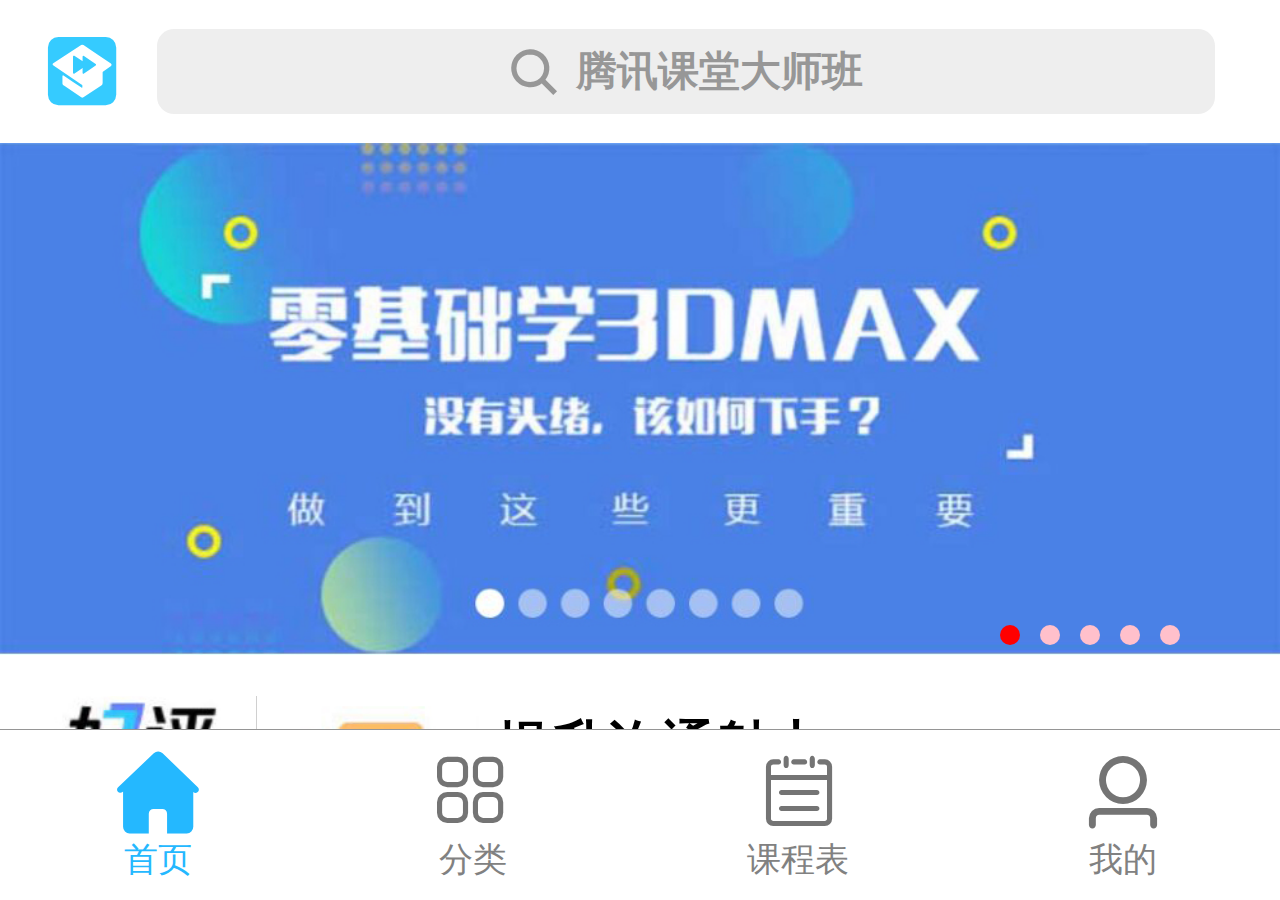
<file: 平面设计.html>
<!DOCTYPE html>
<html>
	<head>
		<meta charset="utf-8" />
		<meta name="viewport" content="width=device-width, user-scalable=no, initial-scale=1.0, maximum-scale=1.0, minimum-scale=1.0">
		<title>平面设计</title>
		<link rel="stylesheet" type="text/css" href="css/iconfont.css"/>
		<link rel="stylesheet" href="css/common.css" />
		<link rel="stylesheet" href="css/indexcommon.css" />
		<link rel="stylesheet" type="text/css" href="css/pingmian.css"/>
	</head>
	<body>
<!--header-->
		<header>
			<a class="header_t" href="#"><i class="iconfont icon-tengxunketang"></i></a>
			<div class="header_sou">
				<a href="#"><i class="iconfont icon-sousuo"></i></a>
				<a href="#">腾讯课堂大师班</a>
			</div>
		</header>
<!--section-->		
		<section>
			<div class="banner">
				<div id="sliderBox">
					<img src="img/1.jpg"/>
					<img src="img/78.jpg"/>
					<img src="img/79.jpg"/>
					<img src="img/80.jpg"/>
					<img src="img/81.jpg"/>					
				</div>					
				<ul id="uls">
					<li style="background-color: red"></li>
					<li></li>
					<li></li>
					<li></li>
					<li></li>
				</ul>
			</div>
			<div class="sections">
				<div class="sections_one">
					<img src="img/2.jpg"/>
					<img src="img/3.jpg"/>
					<div class="one_o">
						<h3>提升沟通魅力</h3>
						<h4>更有限时优惠课程</h4>
					</div>
					<a href="#">></a>		
				</div>	
				<div class="sections_two">
					<a href="精选推荐.html">精选推荐</a>
					<a href="index.html">编程语言</a>
					<a href="#">平面设计</a>
					<a href="加.html"><i class="iconfont icon-jiahao"></i></a>
				</div>	
				<div class="sections_three">
					<a href="#"><img src="img/57.jpg"/></a>
					<div class="three_o">
						<h1>Neo4j图数据库-大数...</h1>
						<h4>昭君</h4>
						<p>直播时间：15:00</p>
					</div>
				</div>
				<div class="sections_three">
					<a href="#"><img src="img/58.jpg"/></a>
					<div class="three_o">
						<h1>Neo4j图数据库-大数...</h1>
						<h4>昭君</h4>
						<p>直播时间：15:00</p>
					</div>
				</div>
				<div class="sections_three">
					<a href="#"><img src="img/59.jpg"/></a>
					<div class="three_o">
						<h1>Neo4j图数据库-大数...</h1>
						<h4>昭君</h4>
						<p>直播时间：15:00</p>
					</div>
				</div>
				<div class="sections_imgs">
					<a href="#"><img src="img/60.jpg"/></a>
				</div>
				<div class="sections_four">
					<h3>公开体验课</h3>
					<a href="#"><img src="img/dian.jpg"/></a>
				</div>
				<div class="sections_five">
					<a href="#">课程方向</a>
					<a href="#">电商美工</a>
					<a href="#">综合平面设计</a>
					<a href="#">摄影后期</a>				
				</div>
				<div class="sections_six">
					<div class="six_left">
						<a href="#"><img src="img/61.jpg"/></a>
						<h3>JAVA技术分享课</h3>
						<a href="#">免费</a>
					</div>
					<div class="six_left six_right">
						<a href="#"><img src="img/62.jpg"/></a>
						<h3>年薪30万的Python课</h3>
						<a href="#">免费</a>
					</div>
				</div>
				<div class="sections_six">
					<div class="six_left">
						<a href="#"><img src="img/63.jpg"/></a>
						<h3>JAVA技术分享课</h3>
						<a href="#">免费</a>
					</div>
					<div class="six_left six_right">
						<a href="#"><img src="img/64.jpg"/></a>
						<h3>年薪30万的Python课</h3>
						<a href="#">免费</a>
					</div>
				</div>
				<div class="sections_six">
					<div class="six_left">
						<a href="#"><img src="img/65.jpg"/></a>
						<h3>JAVA技术分享课</h3>
						<a href="#">免费</a>
					</div>
					<div class="six_left six_right">
						<a href="#"><img src="img/66.jpg"/></a>
						<h3>年薪30万的Python课</h3>
						<a href="#">免费</a>
					</div>
				</div>
				<div class="sections_four">
					<h3>精选付费课</h3>
					<a href="#"><img src="img/dian.jpg"/></a>
				</div>
				<div class="sections_six">
					<div class="six_left">
						<a href="#"><img src="img/67.jpg"/></a>
						<h3>JAVA技术分享课</h3>
						<a href="#">免费</a>
					</div>
					<div class="six_left six_right">
						<a href="#"><img src="img/68.jpg"/></a>
						<h3>年薪30万的Python课</h3>
						<a href="#">免费</a>
					</div>
				</div>
				<div class="sections_six">
					<div class="six_left">
						<a href="#"><img src="img/69.jpg"/></a>
						<h3>JAVA技术分享课</h3>
						<a href="#">免费</a>
					</div>
					<div class="six_left six_right">
						<a href="#"><img src="img/70.jpg"/></a>
						<h3>年薪30万的Python课</h3>
						<a href="#">免费</a>
					</div>
				</div>
				<div class="sections_six">
					<div class="six_left">
						<a href="#"><img src="img/71.jpg"/></a>
						<h3>JAVA技术分享课</h3>
						<a href="#">免费</a>
					</div>
					<div class="six_left six_right">
						<a href="#"><img src="img/72.jpg"/></a>
						<h3>年薪30万的Python课</h3>
						<a href="#">免费</a>
					</div>
				</div>
				<div class="sections_label">
					<h3>学院名师</h3>
				</div>
				<div class="sections_imghua">
					<a href="#"><img src="img/73.jpg"/><span>冯小刚电影商字体设计<br/>师，"毛遂体"创始人</span></a>
					<a href="#"><img src="img/74.jpg"/><span>冯小刚电影商字体设计<br/>师，"毛遂体"创始人</span></a>
					<a href="#"><img src="img/75.jpg"/><span>冯小刚电影商字体设计<br/>师，"毛遂体"创始人</span></a>
				</div>
				<div class="sections_seven">
					查看全部课程
				</div>
			</div>			
		</section>			
<!--footer-->
		<footer>
				<a href="#"><i class="iconfont icon-index"></i>首页</a>
				<a href="分类.html"><i class="iconfont icon-leimupinleifenleileibie"></i>分类</a>
				<a href="课程表.html"><i class="iconfont icon-kechengbiao"></i>课程表</a>
				<a href="me.html"><i class="iconfont icon-wode1"></i>我的</a>
		</footer>
	</body>
</html>
<script type="text/javascript" src="js/jquery-1.8.3.min.js" ></script>
<script type="text/javascript" src="js/location.js" ></script>
<script type="text/javascript" src="js/lunbo.js" ></script>
</file>
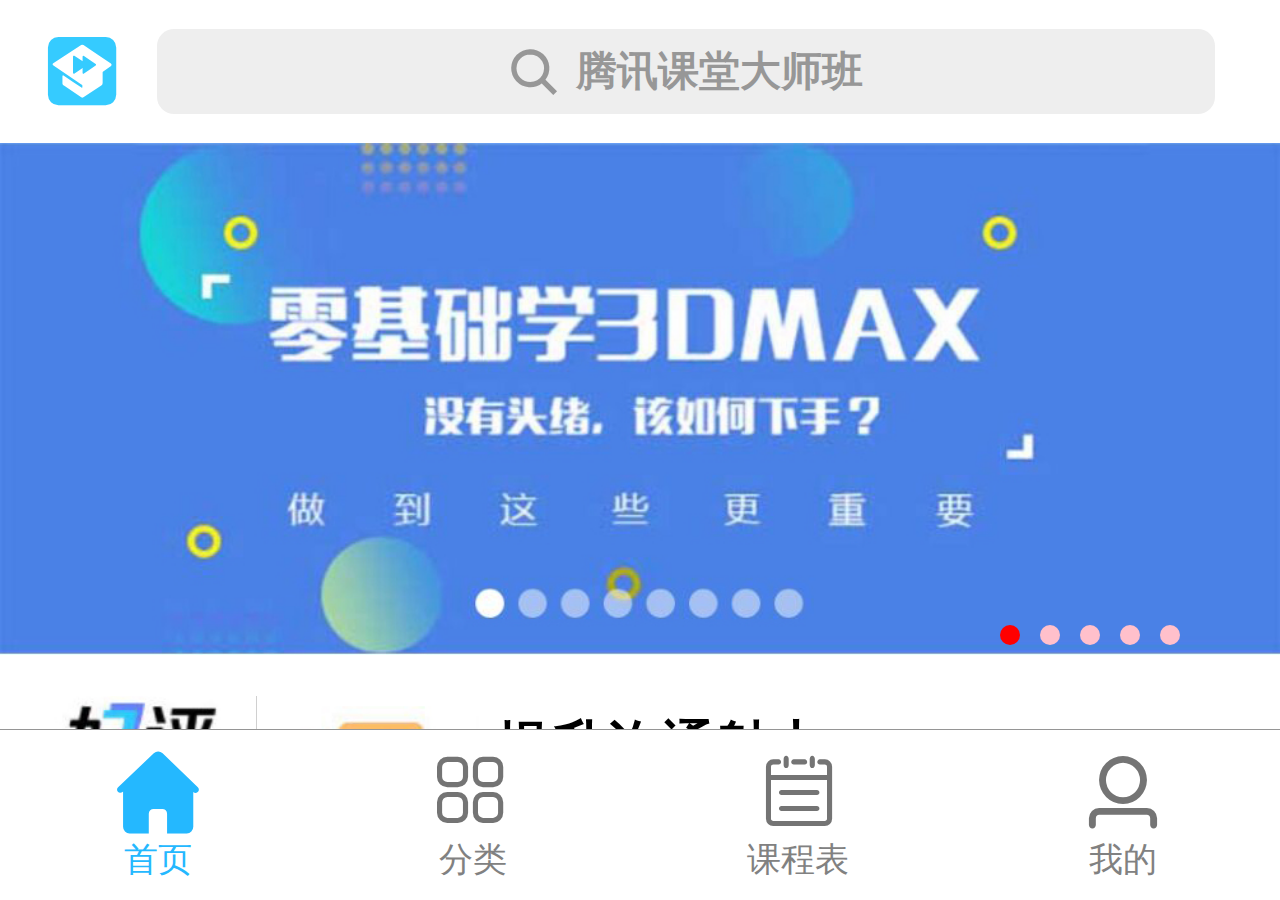
<file: 精选推荐.html>
<!DOCTYPE html>
<html>
	<head>
		<meta charset="utf-8" />
		<meta name="viewport" content="width=device-width, user-scalable=no, initial-scale=1.0, maximum-scale=1.0, minimum-scale=1.0">
		<title>精选推荐</title>
		<link rel="stylesheet" type="text/css" href="css/iconfont.css"/>
		<link rel="stylesheet" href="css/common.css" />
		<link rel="stylesheet" href="css/indexcommon.css" />
		<link rel="stylesheet" type="text/css" href="css/jingxuan.css"/>
	</head>
	<body>
<!--header-->
		<header>
			<a class="header_t" href="#"><i class="iconfont icon-tengxunketang"></i></a>
			<div class="header_sou">
				<a href="#"><i class="iconfont icon-sousuo"></i></a>
				<a href="#">腾讯课堂大师班</a>
			</div>
		</header>
<!--section-->		
		<section>
			<div class="banner">
				<div id="sliderBox">
					<img src="img/1.jpg"/>
					<img src="img/78.jpg"/>
					<img src="img/79.jpg"/>
					<img src="img/80.jpg"/>
					<img src="img/81.jpg"/>					
				</div>					
				<ul id="uls">
					<li style="background-color: red"></li>
					<li></li>
					<li></li>
					<li></li>
					<li></li>
				</ul>
			</div>
			<div class="sections">
				<div class="sections_one">
					<img src="img/2.jpg"/>
					<img src="img/3.jpg"/>
					<div class="one_o">
						<h3>提升沟通魅力</h3>
						<h4>更有限时优惠课程</h4>
					</div>
					<a href="#">></a>		
				</div>	
				<div class="sections_two">
					<a href="#">精选推荐</a>
					<a href="index.html">编程语言</a>
					<a href="平面设计.html">平面设计</a>
					<a href="加.html"><i class="iconfont icon-jiahao"></i></a>
				</div>	
				<div class="sections_label">
					<h3>近三十天最多人在学</h3>
				</div>
				<div class="sections_six">
					<div class="six_left">
						<a href="#"><img src="img/21.jpg"/></a>
						<h3>JAVA高薪就业公开课</h3>
						<a href="#">免费</a>
					</div>
					<div class="six_left six_right">
						<a href="#"><img src="img/22.jpg"/></a>
						<h3>JAVA基础入门阶段课</h3>
						<a href="#">免费</a>
					</div>
				</div>
				<div class="sections_six">
					<div class="six_left">
						<a href="#"><img src="img/23.jpg"/></a>
						<h3>JAVA高薪就业公开课</h3>
						<a href="#">免费</a>
					</div>
					<div class="six_left six_right">
						<a href="#"><img src="img/24.jpg"/></a>
						<h3>JAVA基础入门阶段课</h3>
						<a href="#">免费</a>
					</div>
				</div>
				<div class="sections_six">
					<div class="six_left">
						<a href="#"><img src="img/25.jpg"/></a>
						<h3>JAVA高薪就业公开课</h3>
						<a href="#">免费</a>
					</div>
					<div class="six_left six_right">
						<a href="#"><img src="img/26.jpg"/></a>
						<h3>JAVA基础入门阶段课</h3>
						<a href="#">免费</a>
					</div>
				</div>
				<div class="sections_label">
					<h3>升职加薪必学职场课</h3>
				</div>
				<div class="sections_six">
					<div class="six_left">
						<a href="#"><img src="img/27.jpg"/></a>
						<h3>JAVA高薪就业公开课</h3>
						<a href="#">免费</a>
					</div>
					<div class="six_left six_right">
						<a href="#"><img src="img/28.jpg"/></a>
						<h3>JAVA基础入门阶段课</h3>
						<a href="#">免费</a>
					</div>
				</div>
				<div class="sections_six">
					<div class="six_left">
						<a href="#"><img src="img/29.jpg"/></a>
						<h3>JAVA高薪就业公开课</h3>
						<a href="#">免费</a>
					</div>
					<div class="six_left six_right">
						<a href="#"><img src="img/30.jpg"/></a>
						<h3>JAVA基础入门阶段课</h3>
						<a href="#">免费</a>
					</div>
				</div>
				<div class="sections_six">
					<div class="six_left">
						<a href="#"><img src="img/31.jpg"/></a>
						<h3>JAVA高薪就业公开课</h3>
						<a href="#">免费</a>
					</div>
					<div class="six_left six_right">
						<a href="#"><img src="img/32.jpg"/></a>
						<h3>JAVA基础入门阶段课</h3>
						<a href="#">免费</a>
					</div>
				</div>
				<div class="sections_label">
					<h3>Office从入门到精通</h3>
				</div>
				<div class="sections_six">
					<div class="six_left">
						<a href="#"><img src="img/33.jpg"/></a>
						<h3>JAVA高薪就业公开课</h3>
						<a href="#">免费</a>
					</div>
					<div class="six_left six_right">
						<a href="#"><img src="img/34.jpg"/></a>
						<h3>JAVA基础入门阶段课</h3>
						<a href="#">免费</a>
					</div>
				</div>
				<div class="sections_six">
					<div class="six_left">
						<a href="#"><img src="img/35.jpg"/></a>
						<h3>JAVA高薪就业公开课</h3>
						<a href="#">免费</a>
					</div>
					<div class="six_left six_right">
						<a href="#"><img src="img/36.jpg"/></a>
						<h3>JAVA基础入门阶段课</h3>
						<a href="#">免费</a>
					</div>
				</div>
				<div class="sections_six">
					<div class="six_left">
						<a href="#"><img src="img/37.jpg"/></a>
						<h3>JAVA高薪就业公开课</h3>
						<a href="#">免费</a>
					</div>
					<div class="six_left six_right">
						<a href="#"><img src="img/38.jpg"/></a>
						<h3>JAVA基础入门阶段课</h3>
						<a href="#">免费</a>
					</div>
				</div>
				<div class="sections_label">
					<h3>2周学会唱歌和乐器</h3>
				</div>
				<div class="sections_six">
					<div class="six_left">
						<a href="#"><img src="img/39.jpg"/></a>
						<h3>JAVA高薪就业公开课</h3>
						<a href="#">免费</a>
					</div>
					<div class="six_left six_right">
						<a href="#"><img src="img/40.jpg"/></a>
						<h3>JAVA基础入门阶段课</h3>
						<a href="#">免费</a>
					</div>
				</div>
				<div class="sections_six">
					<div class="six_left">
						<a href="#"><img src="img/41.jpg"/></a>
						<h3>JAVA高薪就业公开课</h3>
						<a href="#">免费</a>
					</div>
					<div class="six_left six_right">
						<a href="#"><img src="img/42.jpg"/></a>
						<h3>JAVA基础入门阶段课</h3>
						<a href="#">免费</a>
					</div>
				</div>
				<div class="sections_six">
					<div class="six_left">
						<a href="#"><img src="img/43.jpg"/></a>
						<h3>JAVA高薪就业公开课</h3>
						<a href="#">免费</a>
					</div>
					<div class="six_left six_right">
						<a href="#"><img src="img/44.jpg"/></a>
						<h3>JAVA基础入门阶段课</h3>
						<a href="#">免费</a>
					</div>
				</div>
				<div class="sections_label">
					<h3>月薪一万都在学的理财课</h3>
				</div>
				<div class="sections_six">
					<div class="six_left">
						<a href="#"><img src="img/45.jpg"/></a>
						<h3>JAVA高薪就业公开课</h3>
						<a href="#">免费</a>
					</div>
					<div class="six_left six_right">
						<a href="#"><img src="img/46.jpg"/></a>
						<h3>JAVA基础入门阶段课</h3>
						<a href="#">免费</a>
					</div>
				</div>
				<div class="sections_six">
					<div class="six_left">
						<a href="#"><img src="img/47.jpg"/></a>
						<h3>JAVA高薪就业公开课</h3>
						<a href="#">免费</a>
					</div>
					<div class="six_left six_right">
						<a href="#"><img src="img/48.jpg"/></a>
						<h3>JAVA基础入门阶段课</h3>
						<a href="#">免费</a>
					</div>
				</div>
				<div class="sections_label">
					<h3>摄影达人速成指南</h3>
				</div>
				<div class="sections_six">
					<div class="six_left">
						<a href="#"><img src="img/49.jpg"/></a>
						<h3>JAVA高薪就业公开课</h3>
						<a href="#">免费</a>
					</div>
					<div class="six_left six_right">
						<a href="#"><img src="img/50.jpg"/></a>
						<h3>JAVA基础入门阶段课</h3>
						<a href="#">免费</a>
					</div>
				</div>
				<div class="sections_six">
					<div class="six_left">
						<a href="#"><img src="img/51.jpg"/></a>
						<h3>JAVA高薪就业公开课</h3>
						<a href="#">免费</a>
					</div>
					<div class="six_left six_right">
						<a href="#"><img src="img/52.jpg"/></a>
						<h3>JAVA基础入门阶段课</h3>
						<a href="#">免费</a>
					</div>
				</div>
				<div class="sections_label">
					<h3>TED最热门演讲</h3>
				</div>
				<div class="sections_six">
					<div class="six_left">
						<a href="#"><img src="img/53.jpg"/></a>
						<h3>JAVA高薪就业公开课</h3>
						<a href="#">免费</a>
					</div>
					<div class="six_left six_right">
						<a href="#"><img src="img/54.jpg"/></a>
						<h3>JAVA基础入门阶段课</h3>
						<a href="#">免费</a>
					</div>
				</div>
				<div class="sections_six">
					<div class="six_left">
						<a href="#"><img src="img/55.jpg"/></a>
						<h3>JAVA高薪就业公开课</h3>
						<a href="#">免费</a>
					</div>
					<div class="six_left six_right">
						<a href="#"><img src="img/56.jpg"/></a>
						<h3>JAVA基础入门阶段课</h3>
						<a href="#">免费</a>
					</div>
				</div>
				<div class="sections_seven">
					查看全部课程
				</div>
				
			</div>			
		</section>			
<!--footer-->
		<footer>
				<a href="#"><i class="iconfont icon-index"></i>首页</a>
				<a href="分类.html"><i class="iconfont icon-leimupinleifenleileibie"></i>分类</a>
				<a href="课程表.html"><i class="iconfont icon-kechengbiao"></i>课程表</a>
				<a href="me.html"><i class="iconfont icon-wode1"></i>我的</a>
		</footer>
	</body>
</html>
<script type="text/javascript" src="js/jquery-1.8.3.min.js" ></script>
<script type="text/javascript" src="js/location.js" ></script>
<script type="text/javascript" src="js/lunbo.js" ></script>
</file>
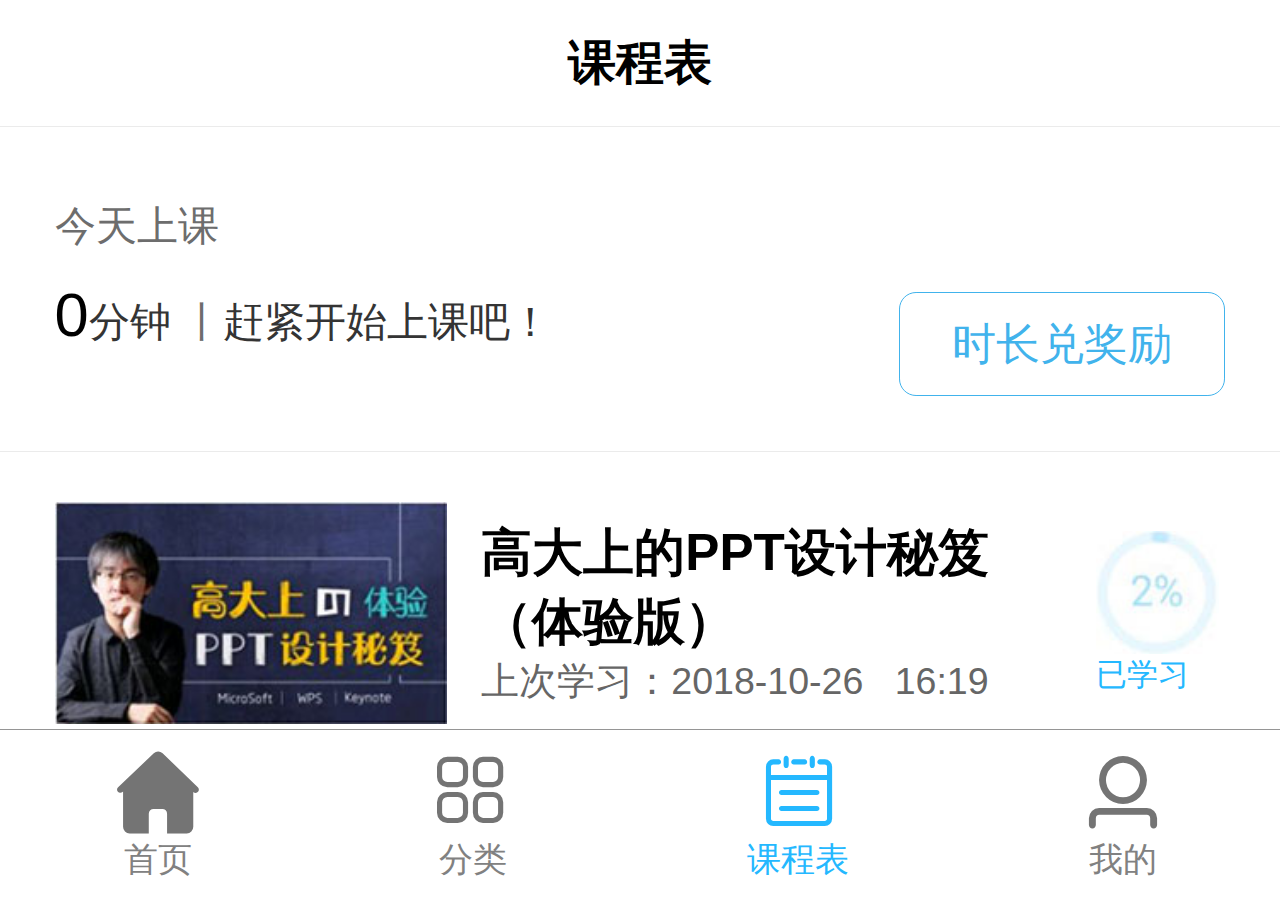
<file: 课程表.html>
<!DOCTYPE html>
<html>
	<head>
		<meta charset="UTF-8">
		<meta name="viewport" content="width=device-width, user-scalable=no, initial-scale=1.0, maximum-scale=1.0, minimum-scale=1.0">
		<title>课程表</title>
		<link rel="stylesheet" href="css/iconfont.css" />
		<link rel="stylesheet" href="css/common.css" />
		<link rel="stylesheet" type="text/css" href="css/kecheng.css"/>
	</head>
	<body>
<!--header-->
		<header>
			<h3>课程表</h3>
		</header>	
<!--section-->		
		<section>
			<div class="section_top">
				<div class="top_left">
					<span>今天上课</span><br/>
					<span>0</span>分钟
					<span>丨</span>赶紧开始上课吧！				
				</div>
				<div class="top_right">
					<a href="#">时长兑奖励</a>
				</div>
			</div>
			<div class="section_kecheng">
				<a href="#"><img src="img/76.jpg"/></a>
				<div class="kecheng_o">
					<h3>高大上的PPT设计秘笈<br/>（体验版）</h3>
					<p>上次学习：2018-10-26&nbsp;&nbsp;&nbsp;16:19</p>
				</div>
				<a href="#"><img src="img/77.jpg"/>已学习</a>					
			</div>
			
			
		</section>

<!--footer-->
		<footer>
				<a href="index.html"><i class="iconfont icon-index"></i>首页</a>
				<a href="分类.html"><i class="iconfont icon-leimupinleifenleileibie"></i>分类</a>
				<a href="#"><i class="iconfont icon-kechengbiao"></i>课程表</a>
				<a href="me.html"><i class="iconfont icon-wode1"></i>我的</a>
		</footer>
	</body>
</html>
</file>
<file: css/iconfont.css>
@font-face {font-family: "iconfont";
  src: url('iconfont.eot?t=1540537258845'); /* IE9*/
  src: url('iconfont.eot?t=1540537258845#iefix') format('embedded-opentype'), /* IE6-IE8 */
  url('[data-uri]') format('woff'),
  url('iconfont.ttf?t=1540537258845') format('truetype'), /* chrome, firefox, opera, Safari, Android, iOS 4.2+*/
  url('iconfont.svg?t=1540537258845#iconfont') format('svg'); /* iOS 4.1- */
}

.iconfont {
  font-family:"iconfont" !important;
  font-size:16px;
  font-style:normal;
  -webkit-font-smoothing: antialiased;
  -moz-osx-font-smoothing: grayscale;
}

.icon-dingdanguanli:before { content: "\e602"; }

.icon-tengxunketang:before { content: "\e6a0"; }

.icon-jiahao:before { content: "\e603"; }

.icon-kechengbiao:before { content: "\e697"; }

.icon-wode1:before { content: "\e606"; }

.icon-sousuo:before { content: "\e696"; }

.icon-index:before { content: "\e600"; }

.icon-xiaoxi_click:before { content: "\e60c"; }

.icon-xiazaiguanli:before { content: "\e792"; }

.icon-collect:before { content: "\e605"; }

.icon-leimupinleifenleileibie:before { content: "\e607"; }

.icon-zuijinliulan:before { content: "\e62f"; }
</file>
<file: css/common.css>
@charset "utf-8";
/*css document*/
body,div,p,ul,ol,li,dl,dt,dd,table,tr,td,th,form,h1,h2,h3,h4,h5,h6,input,textarea,fieldset,figure{
	margin:0;
	padding:0;
}
html{
	font-size: 26.67vw;
}
html,body{
	height: 100%;
}
body{
	font-family:"微软雅黑",Arial;
	background: #ffffff;
	display: -webkit-flex;
	-webkit-flex-direction: column;
}
ul,ol{
	list-style:none;
}
a{
	text-decoration:none;
}
img{
	border:0;
	display: block;
}
/*section*/
section{
	width: 100%;
	overflow: hidden;
	flex: 1;
	overflow-y: scroll;
}
/*footer*/
footer{
	width: 100%;
	height: .50rem;
	border-top: 1px solid #959595;
	box-sizing: border-box;
	display: flex;
	align-items: center;
	justify-content: space-around;
}
footer a{
	font-size:.10rem;
	color: #818181;
	text-align: center;
}
footer .iconfont{
	color: #747474;
	font-size: .24rem;
	display: block;
}
</file>
<file: css/indexcommon.css>
/*header*/
header{
	width: 100%;
	height: .42rem;
	display: flex;
	align-items: center;
}
header a{
	display: flex;
}
.header_t{
	margin-left: .14rem;
}
.header_t .iconfont{
	font-size: .20rem;
	color: #35cbff;
}
.header_sou{
	width: 3.10rem;
	height: .25rem;
	background-color: #eeeeee;
	border-radius: .05rem;
	display: flex;
	align-items: center;
	justify-content: center;
	margin-left: .12rem;
} 
.header_sou a{
	font-size: .12rem;
	color: #979797;
	font-weight: 600;
}
.header_sou .iconfont{
	font-size: .15rem;
	color: #979797;
	margin-right: .05rem;
}
/*section*/
section{
	width: 100%;
	overflow: hidden;
	flex: 1;
	overflow-y: scroll;
}
.banner{
	width: 100%;
	height: 1.50rem;
	position: relative;
	
}
#sliderBox img{
	width: 100%;
	height: 1.50rem;
	position: absolute;
	left: 3.75rem;
	top:0;
}
#sliderBox img:nth-child(1){	
	left: 0;
}
#uls{
	position:absolute;
	right:100px;
	bottom:10px;
	list-style:none;	
	z-index:2;
}
			
#uls li{
	float:left;
	margin-left:20px;
	width:20px;
	height:20px;
	border-radius:50%;
	background-color:pink;				
}

.sections{
	width: 100%;	
	box-sizing: border-box;
	padding: .12rem .10rem .15rem .10rem;
	
}
.sections_one{
	width: 100%;
	height: .62rem;
	padding-bottom: .14rem;
	box-sizing: border-box;
	display: flex;
	align-items: center;
	border-bottom: 1px solid #cfcfcf;
}
.sections_one img{
	width: .65rem;
	height: .48rem;
}
.sections_one img:nth-child(1){
	border-right: 1px solid #d0d0d0;
}
.sections_one img:nth-child(2){
	margin-right: .05rem;
}
.one_o{
	width: 1.90rem;
	height: .48rem;
	margin-top: .08rem;
}
.one_o h3{
	font-size: .16rem;	
}
.one_o h4{
	font-size: .11rem;
	color: #0d0d0d;
	
}
.sections_one a{
	font-size: .25rem;
	font-weight: 600;
	color: #747474;
}
.sections_two{
	width: 100%;
	height: .72rem;
	display: flex;
	justify-content: space-between;
	align-items: center;
}
.sections_two a{
	font-size: .16rem;
	color: #020202;
}

.sections_two .iconfont{
	font-size: .22rem;
	color: #797979;
}
.sections_six{
	width: 100%;
	height: 2.07rem;	
}
.six_left{
	width: 1.75rem;
	height: 2.07rem;
	float: left;
}
.six_left img{
	width: 1.75rem;
	height: .98rem;
}
.six_left h3{
	font-size: .14rem;	
	margin-top: .15rem;
	margin-bottom: .35rem;
}
.six_left a{
	font-size: .13rem;
	font-weight: 800;
	color: #379deb;
	display: block;
}
.six_right{
	float: right;
}
.sections_seven{
	width: 100%;
	height: .45rem;
	background-color: #eeeeee;
	border-radius: .05rem;
	line-height: .45rem;
	text-align: center;
	font-size: .14rem;
	color: #737373;
}


/*footer*/
footer a:nth-child(1){
	color: #24b8ff;
}
footer a:nth-child(1) .iconfont{
	color: #24b8ff;
}
</file>
<file: css/index.css>
/*section*/
.sections_two a:nth-of-type(2){
	font-size: .25rem;
	font-weight: 600;
	color: #040404;
}
.sections_three{
	width: 100%;
	height: .98rem;
	display: flex;
	margin-bottom: .06rem;
}
.sections_three a img{
	width: 1.75rem;
	height: .98rem;
	
}
.three_o{
	width: 1.80rem;
	height: .98rem;
	line-height: .28rem;	
	box-sizing: border-box;
	padding-top: .08rem;
	padding-left: .10rem;
}
.three_o h1{
	font-size: .16rem;
}
.three_o h4{
	font-size: .12rem;
	color: #191919;
}
.three_o p{
	font-size: .12rem;
	color: #727272;
}
.sections_four{
	width: 100%;
	height: .68rem;
	display: flex;
	align-items: center;
}
.sections_four h3{
	font-size: .16rem;
	color: #6c6c6c;	
	margin-left: 1.25rem;
}
.sections_four a img{
	width: .19rem;
	height: .16rem;
	margin-left: 1.04rem;
}
.sections_five{
	width: 100%;
	height: .36rem;
	display: flex;
	justify-content: space-between;
	overflow-x: scroll;
}
.sections_five a{
	font-size: .13rem;
	color: #b6b6b6;
}
.sections_five a:nth-child(1){
	font-weight: 700;
	color: #000000;
}
</file>
<file: css/denglu.css>
body{
	background-color: #33c9fe;
}
.denglu{
	width: 2.70rem;
	height: 4.35rem;
	margin: .9rem auto .7rem;
	text-align: center;
}
.denglu h2{
	font-size: .3rem;
	color: white;
	width: 1.28rem;
	height: .4rem;
	text-align: center;
	margin: .22rem auto .75rem;
}
.denglu p{
	font-size: .13rem;
	color: white;
	margin-bottom: .2rem;
}
.denglu_qq{
	display: block;
	width: 2.70rem;
	height: .5rem;
	line-height: .5rem;
	text-align: center;
	border: 1px solid white;
	box-sizing: border-box;
	border-bottom-left-radius: .19rem;
	border-bottom-right-radius: .19rem;
	border-top-left-radius: .19rem;
	border-top-right-radius: .19rem;
	font-size: .16rem;
	color: white;
	margin-bottom: .2rem;
}
.denglu_qq img{
	display: inline-block;
	width: .2rem;
	height: .2rem;
	vertical-align: middle;
}
</file>
<file: css/denglu_qq.css>
body{
	background-color: #f7f7f9;
}
/*header*/
header{
	width: 100%;
	height: .5rem;
	background-color: #24b8fe;
	display: flex;
	align-items: center;
}
header a img{
	display: inline-block;
	width: .15rem;
	height: .25rem;
	vertical-align: middle;
}
header a{
	font-size: .16rem;
	color: white;
	margin-left: .1rem;
}
header h6{
	font-size: .18rem;
	color: white;
	font-weight: 400;
	margin-left: 1.00rem;
}
/*qq*/
.qq{
	width: 3.53rem;
	height: 3.90rem;
	border-radius:.05rem ;
	margin: .15rem auto;
	background-color: white;
}
.qq img{
	width: 3.53rem;
	height: 2.70rem;
}
.qq_one{
	width: 3.13rem;
	height: .60rem;
	border-bottom: 1px solid #f1f1f1;
	margin: 0 .20rem;
	box-sizing: border-box;
	display: flex;
	justify-content: space-between;
	align-items: center;
}
.one_left{
	width: 1.00rem;
	height: .60rem;
	
}
.one_left h5{
	font-size: .19rem;
	color: #000000;
	margin-top: .10rem;
}
.one_left span{
	font-size: .12rem;
	color: #696969;
	display: flex;
}
.qq_one a img{
	display:inline-block;
	width: .40rem;
	height: .40rem;
	vertical-align: middle;
}
.qq_one a{
	font-size: .16rem;
	color: #b6b6b6;
}
.qq_two{
	width: 3.13rem;
	height: .60rem;
	margin: 0 .20rem;
	line-height: .60rem;
}
.qq_two a{
	display: block;
	font-size: .16rem;
	color: #14aaf1;
}
.qq_denglu{
	display: block;
	width: 3.53rem;
	height: .40rem;
	margin: 0 auto;
	border-radius: .05rem;
	background-color: #1eb9f2;
	font-size: .19rem;
	color: white;
	line-height: .40rem;
	text-align: center;
}
</file>
<file: css/denglu_weixin.css>
/*header*/
header{
	width: 100%;
	height: .50rem;
	background-color: #303030;
	box-sizing: border-box;
	padding-left: .17rem;
	line-height: .50rem;
}
header a{
	display: block;
	font-size: .16rem;
	color: white;
}
/*weixin*/
.weixin_one{
	width: 100%;
	padding: .60rem .35rem .38rem;
	box-sizing: border-box;
	
}
.weixin_one img:nth-child(1){
	width: .45rem;
	height: .45rem;
	margin-bottom: .25rem;
	margin: 0 auto;
}
.weixin_one h3:nth-child(2){
	margin-top: .25rem;
	height: .53rem;
	font-size: .16rem;
	color: #343434;
	border-bottom: 1px solid #d5d5d5;
	text-align: center;
}
.weixin_one p:nth-of-type(1){
	font-size: .16rem;
	color: #000000;
	margin:.3rem 0 .22rem;
}
.weixin_one p:nth-of-type(2){
	height: .20rem;
	display: flex;
}
.weixin_one p:nth-of-type(2) img{
	width: .10rem;
	height: .10rem;
	vertical-align: middle;
	margin: .05rem 0;
}
.weixin_one span:nth-of-type(1){
	font-size: .14rem;
	color: #6a6a6a;
	margin-left: .1rem;
}
.weixin_two{
	display: block;
	width: 3.45rem;
	height: .50rem;
	margin: 0 auto;
	background-color: #1aac19;
	border-radius: .05rem;
	font-size: .16rem;
	color: white;
	text-align: center;
	line-height: .50rem;
}
</file>
<file: css/me.css>
/*header*/
header{
	width: 100%;
	height: 1.03rem;
	border-bottom: 1px solid #f4f4f4;
	display: flex;
	align-items: center;
	padding-left: .20rem;
	box-sizing: border-box;
}
header a{
	display: block;
	display: flex;
}
header a img{
	width: .66rem;
	height: .66rem;
	vertical-align: middle;
}
header a span{
	display: block;
	height: .66rem;
	line-height: .66rem;
	font-size: .23rem;
	color: #0d0d0d;
}
header a:nth-of-type(2){
	margin-left: 1.60rem;
}
header a .iconfont{
	font-size: .22rem;
	color: #4b4b4b;
}
/*section*/
section{
	background-color: #f9f9f9;
	height:  4.40rem;
}
.section_nav{
	width: 100%;
	height: .88rem;
	display: flex;
	align-items: center;
	justify-content: space-between;
	box-sizing: border-box;
	padding-left: .20rem;
	padding-right: .15rem;
	background-color: white;
}
.section_nav a{
	font-size: .13rem;
	color: #000000;
	text-align: center;
}
.section_nav a .iconfont{
	display: block;
	font-size: .22rem;
	color: #000000;
	margin-bottom: .14rem;
}
.section_bty{
	width: 100%;
	height: .10rem;
	background-color: #f9f9f9;
}
.section_aa{
	width: 100%;
	height: .90rem;
	background-color: white;
}
.section_aa a{
	display: block;
	height: .45rem;
	font-size: .16rem;
	color: #000000;
	line-height: .45rem;
	
}
.section_aa a:nth-of-type(1){
	box-sizing: border-box;
	border-bottom: 1px solid #f7f7f7;
}
.section_aa a span:nth-child(1){
	margin-left: .20rem;
}
.section_aa a span:nth-child(2){
	float: right;
	margin-right: .15rem;
}
.section_aa a span:nth-child(3){
	float: right;
	margin-right: .08rem;
}
/*footer*/
footer a:nth-child(4){
	color: #24b8ff;
}
footer a:nth-child(4) .iconfont{
	color: #24b8ff;
}
</file>
<file: css/qq_tianjia.css>
/*header*/
header{
	width: 100%;
	height: .5rem;
	display: flex;
	align-items: center;
	margin-top: .2rem;
}
header a img{
	display: inline-block;
	width: .15rem;
	height: .25rem;
	vertical-align: middle;
	margin-bottom: .02rem;
}
header a{
	font-size: .16rem;
	color: #6f6f6f;
	margin-left: .1rem;
}
.addQQ{
	width: 3.20rem;
	margin: 0 auto;
}
.addQQ h1{
	font-size: .33rem;
	margin-top: .20rem;
	margin-bottom: .10rem;
}
.addQQ p{
	font-size: .13rem;
	color: #6a6a6a;
	margin-bottom: .20rem;
}
.qqHm{
	width: 100%;
	height: .60rem;
	border-bottom: 1px solid #b7b7b7;
	display: flex;
	justify-content: space-between;
}
.addQQ input{	
	width: 2.10rem;
	height: .60rem;
	border: 0;
	outline: 0;
	font-weight: 700;
	font-size: .18rem;
}
.qqHm span{
	display: block;
	width: .40rem;
	height: .60rem;
	line-height: .60rem;
	text-align: center;
	font-size: .18rem;
	color: #808080;
}
.addQQ_denglu{
	display: block;
	width: 100%rem;
	height: .40rem;
	margin: 0 auto;
	border-radius: .05rem;
	background-color: #1eb9f2;
	font-size: .19rem;
	color: white;
	line-height: .40rem;
	text-align: center;
	margin-top: .20rem;
	margin-bottom: .10rem;
}
.addQQ_wu{
	display: block;
	font-size: .14rem;
	color: #15b9ce;
}
.tites{
	width: 3.20rem;
	height: .30rem;
	margin: 0 auto;
	line-height: .30rem;
	text-align: center;
	font-size: .16rem;
	color: orangered;
	background-color: #808080;
	display: none;
}
</file>
<file: css/sou.css>
body{
	background-color: #ebecee;
}
/*header*/
header{
	width: 100%;
	height: .52rem;
	border-bottom: 1px solid #e8e8e8;
	box-sizing: border-box;
	display: flex;
	align-items: center;
	justify-content: space-between;
	padding: 0 .1rem;
	background-color: white;
}
header input{
	border: 0;
	outline: 0;
	font-size: .17rem;
}
header a{
	font-size: .16rem;
	color: #000000;
}
/*section*/
.section_remen{
	width: 100%;
	background-color: white;
	padding-bottom: .1rem;
	box-sizing: border-box;
}
.section_remen h6{
	height: .38;
	line-height: .38rem;
	margin-left: .1rem;
	border-bottom: 1px solid #efefef;
	font-size: .13rem;
	color: #717171;
}
.remen_a{
	width: 100%;
	display: flex;
	flex-wrap: wrap;
}
.remen_a a{
	font-size: .13rem;
	color: #6b6b6b;
	box-sizing: border-box;
	padding: .12rem;
	border: 1px solid #e7e7e7;
	margin-left: .18rem;
	margin-top: .1rem;
	border-bottom-left-radius: .19rem;
	border-bottom-right-radius: .19rem;
	border-top-left-radius: .19rem;
	border-top-right-radius: .19rem;
}
.bottom_color{
	width: 100%;
	height: .15rem;
	background-color: background-color: #ebecee;;
}
.lishi_a{
	width: 100%;
	height: .42rem;
	background-color: white;
	border-bottom: 1px solid #ececec;
	display: flex;
	justify-content: space-between;
	padding: 0 .12rem;
	box-sizing: border-box;
	align-items: center;	
}

.lishi_a a:nth-child(1){
	font-size: .13rem;
	color: #787878;
}
.lishi_a a:nth-child(2){
	font-size: .16rem;
	color: #3b94d1;
}
.lishi_o a:nth-child(1){
	font-size: .16rem;
	color: #000000;
	
}
.lishi_o a:nth-child(2){
	font-size: .13rem;
	color: #777777;
}
</file>
<file: css/fenlei.css>
/*header*/
header{
	width: 100%;
	height: .37rem;
	border-bottom: 1px solid #ebebeb;
	text-align: center;
	line-height: .37rem;
}
header h3{
	font-size: .14rem;
	color: #000000;
}
/*sections*/
.sections{
	width: 100%;
	display: flex;
	justify-content: space-between;
	box-sizing: border-box;
	margin-right: .23rem;
	flex: 1;
}
/*nav*/
nav{
	width: .83rem;
	height: 3.62rem;
	box-sizing: border-box;
}
nav a{
	display: block;
	width: .83rem;
	height: .61rem;
	background-color: #eeeeee;
	font-size: .12rem;
	color: #636363;
	text-align: center;
	line-height: .61rem;
	border-bottom: 1px solid #fbfbfb;
}
nav a:nth-child(1){
	background-color: white;
}
/*section*/
.section_fenlei{
	width: 2.58rem;
	margin-left: .12rem;
	border-bottom: 1px solid #eaeaea;
	box-sizing: border-box;	
}
.section_fenlei h3{
	width: .83rem;
	height: .61rem;
	text-align: center;
	line-height: .61rem;
	font-size: .14rem;
	color: #020202;
	font-weight: 100;
}
.nav_a{
	width: 2.58rem;
	display: flex;
	flex-wrap: wrap;
	justify-content: space-between;
}
.nav_a a{
	font-size: .13rem;
	color: #040404;
	display: block;
	width: .75rem;
	height: .45rem;
	background-color: #eeeeee;
	border-radius: .05rem;
	text-align: center;
	line-height: .45rem;
	margin-bottom: .15rem;
}
.nav_aa{
	display: flex;
}
.nav_aa a{
	font-size: .13rem;
	color: #040404;
	display: block;
	width: .75rem;
	height: .45rem;
	background-color: #eeeeee;
	border-radius: .05rem;
	margin-bottom: .15rem;
}
.nav_a .nav_k{
	line-height: .25rem;
}
.nav_aa{
	justify-content: flex-start;
}
.nav_aa a:nth-child(2){
	margin-left: .15rem;
}
.nav_aa a:nth-child(3){
	margin-left: .15rem;
}
.nav_aa a:nth-child(5){
	margin-left: .15rem;
}
.nav_g{
	margin-left: .15rem;
}
/*footer*/
footer a:nth-child(2){
	color: #24b8ff;
}
footer a:nth-child(2) .iconfont{
	color: #24b8ff;
}
</file>
<file: css/jia.css>
/*header*/
header{
	width: 100%;
	height: 1.12rem;
	padding: .26rem .18rem .20rem .18rem;
	box-sizing: border-box;
	display: flex;
	justify-content: space-between;
}
.header_left h3{
	font-size: .33rem;
	margin-bottom: .1rem;
}
.header_left a:nth-of-type(1){
	display: block;
	font-size: .13rem;
	color: #757575;	
}
header a:last-of-type{
	display: block;
	font-size: .13rem;
	color: #757575;
	margin-top: .05rem;
}
/*section*/
.section_college{
	width: 100%;
	padding: 0 .18rem;
	box-sizing: border-box;
}
.section_college h4{
	font-size: .16rem;
	margin-top: .23rem;
	margin-bottom: .23rem;
}
.college_o{
	width: 100%;
	display: flex;
	flex-wrap: wrap;
	
}
.college_o a{
	font-size: .13rem;
	color: #24B8FF;
	border: 1px solid #a7cfeb;	
	border-bottom-left-radius: .2rem;
	border-bottom-right-radius: .2rem;
	border-top-left-radius: .2rem;
	border-top-right-radius: .2rem;
	padding: .11rem;
	box-sizing: border-box;
	margin-top: .13rem;
	margin-left: .06rem;
}
.college_o .o_qu{
	margin-left: 0;
}
.college_n a{
	color: #159e82;
	border: 1px solid #b9ebe6;
}
.college_e a{
	color: #77a777;
	border: 1px solid #b7d7bf;
}
.college_t a{
	color: #e0aa60;
	border: 1px solid #d1996a;
}
.college_w a{
	color: #c16f97;
	border: 1px solid #bf89a0;
}
.college_e a{
	color: #7a68e0;
	border: 1px solid #aea8cc;
}
/*footer*/
footer{
	width: 100%;
	height: .7rem;
	border-top:1px solid #c9c9c9;
	box-sizing: border-box;
	margin-top: .13rem;
	display: flex;
	justify-content: space-between;
	padding: 0 .18rem;
}
footer p{
	font-size: .13rem;
	color: #707070;
}
footer a{
	font-size: .18rem;
	color: #f9fcff;
	background-color: #91dbfe;
	display: block;
	width: 1.25rem;
	height: .41rem;
	line-height: .41rem;
	text-align: center;
	border-radius: .05rem;
}
</file>
<file: css/haoping.css>
body{
	background-color: #d3dfeb;
}
/*header*/
header{
	width: 100%;
	height: .52rem;
	background-color: #24b8ff;
	display: flex;
	justify-content: space-between;
	align-items: center;
	box-sizing: border-box;
	padding: 0 .11rem;
}
header a:nth-of-type(1) img{
	width: .18rem;
	height: .25rem;
}
header a:nth-of-type(2) img{
	width: .25rem;
	height: .25rem;
}
header h6{
	font-size: .18rem;
	font-weight: 400;
	color: #fffae6;
}
/*section*/
.section_banner{
	width: 100%;
	height: 1.6rem;
}
.section_banner img{
	width: 100%;
	height: 1.6rem;
}
.section_youhui{
	width: 100%;
	padding: 0 .15rem .35rem .15rem;
	box-sizing: border-box;
	clear:left;
	
}
.section_youhui h5{
	font-size: .16rem;
	color: #4a5a71;
	height: .51rem;
	line-height: .51rem;
	text-align: center;
}
.youhui_left{
	width: 1.68rem;
	height: 1.90rem;
	border-radius: .05rem;
	background-color: white;
	float: left;
	margin-bottom: .1rem;
}
.youhui_right{
	float: right;
}
.youhui_left img:nth-of-type(1){
	width: 1.68rem;
	height: .93rem;
}
/*.youhui_left p img{
	width: .15rem;
	height: .15rem;
}*/
.youhui_left h6{
	font-size: .13rem;
	margin-left: .1rem;
	color: #282828;
	margin-top: .11rem;
	margin-bottom: .38rem;
}
.youhui_left p{
	display: flex;
	
}
.youhui_left p span:nth-of-type(1){
	font-size: .13rem;
	color: #f9521a;
	margin-left: .1rem;
}
.youhui_left p span:nth-of-type(2){
	font-size: .13rem;
	color: #636363;
}
.section_heji{
	width: 100%;
	box-sizing: border-box;
	padding: 0 .15rem;
	overflow: hidden;
}
.section_heji h5{
	font-size: .16rem;
	color: #4a5a71;
	height: .51rem;
	line-height: .51rem;
	text-align: center;
}
.section_heji img{
	width: 100%;
	height: 1.37rem;
	margin-bottom: .1rem;
}
/*footer*/
footer{
	width: 100%;
	height: .62rem;
	background-color: #444547;
	line-height: .62rem;
	margin-top: .15rem;
}
footer span{
	font-size: .1rem;
	color: #606163;
	margin-left: .50rem;
}
footer img{
	width: .42rem;
	height: .42rem;
}
</file>
<file: css/pingmian.css>
/*section*/
.sections_two a:nth-of-type(3){
	font-size: .25rem;
	font-weight: 600;
	color: #040404;
}
.sections_three{
	width: 100%;
	height: .98rem;
	display: flex;
	margin-bottom: .06rem;
}
.sections_three a img{
	width: 1.75rem;
	height: .98rem;	
}
.three_o{
	width: 1.80rem;
	height: .98rem;
	line-height: .28rem;	
	box-sizing: border-box;
	padding-top: .08rem;
	padding-left: .10rem;
}
.three_o h1{
	font-size: .16rem;
}
.three_o h4{
	font-size: .12rem;
	color: #191919;
}
.three_o p{
	font-size: .12rem;
	color: #727272;
}
.sections_imgs{
	width: 100%;
	height: 1.00rem;
	margin-top: .22rem;
	margin-bottom: .1rem;
}
.sections_imgs a img{
	width: 100%;
	height: 1.00rem;
	
}
.sections_four{
	width: 100%;
	height: .68rem;
	display: flex;
	align-items: center;
}
.sections_four h3{
	font-size: .16rem;
	color: #6c6c6c;	
	margin-left: 1.25rem;
}
.sections_four a img{
	width: .19rem;
	height: .16rem;
	margin-left: 1.04rem;
}
.sections_five{
	width: 100%;
	height: .36rem;
	display: flex;
}
.sections_five a{
	font-size: .13rem;
	color: #b6b6b6;
	 margin-left: .18rem;
}
.sections_five a:nth-child(1){
	color: #d3d3d3;
	margin-left: 0;
}
.sections_label{
	width: 100%;
	height: .60rem;
	display: flex;
	align-items: center;
	justify-content:center;
}
.sections_label h3{
	font-size: .16rem;
	color: #6c6c6c;	
}
.sections_imghua{
	width: 100%;
	height: 3.13rem;
	margin-bottom: .18rem;
	display: flex;
	overflow-x: scroll;
}
.sections_imghua a{
	display: flex;
	flex-direction: column;
	font-size: .12rem;
	color: #b7b7b7;
	background-color: #f9f9f9;
}
.sections_imghua a img{
	display: block;
	width:2.33rem;
	height: 2.47rem;
	margin-bottom: .14rem;
	margin-right: .07rem;
}
.sections_imghua a:last-of-type img{
	margin-right: 0;
}
.sections_imghua a span{
	margin-left: .15rem;
}
</file>
<file: css/jingxuan.css>
/*section*/
.sections_two a:nth-of-type(1){
	font-size: .25rem;
	font-weight: 600;
	color: #040404;
}
.sections_label{
	width: 100%;
	height: .60rem;
	display: flex;
	align-items: center;
	justify-content:center;
}
.sections_label h3{
	font-size: .16rem;
	color: #6c6c6c;	
}
.sections_six{
	width: 100%;
	height: 2.07rem;	
}
.six_left{
	width: 1.75rem;
	height: 2.07rem;
	float: left;
}
.six_left img{
	width: 1.75rem;
	height: .98rem;
}
.six_left h3{
	font-size: .14rem;	
	margin-top: .15rem;
	margin-bottom: .35rem;
}
.six_left a{
	font-size: .13rem;
	font-weight: 800;
	color: #379deb;
	display: block;
}
.six_right{
	float: right;
}
</file>
<file: css/kecheng.css>
/*header*/
header{
	width: 100%;
	height: .37rem;
	border-bottom: 1px solid #ebebeb;
	text-align: center;
	line-height: .37rem;
}
header h3{
	font-size: .14rem;
	color: #000000;
}
/*section*/
.section_top{
	width: 100%;
	height: .95rem;
	display: flex;
	padding: .16rem;
	box-sizing: border-box;
	border-bottom: 1px solid #ebebeb;
}
.top_left{
	width: 2.25rem;
	height: .95rem;
	font-size: .12rem;
	color: #343434;
	line-height: .26rem;		
}
.top_left span:nth-of-type(1){
	font-size: .12rem;
	color: #6d6d6d;
	
}
.top_left span:nth-of-type(2){
	font-size: .18rem;
	color: #000000;
}
.top_left span:nth-of-type(3){
	font-size: .12rem;
	color: #6d6d6d;
}
.top_right{
	width: 1.75rem;
	height: .95rem;
	display: flex;
	justify-content: flex-end;
	align-items: center;
}
.top_right a{
	display: block;
	width: .95rem;
	height: .30rem;
	text-align: center;
	line-height: .30rem;
	font-size: .13rem;
	color: #41b3ec;
	border: 1px solid #41b3ec;
	border-radius: .05rem;
}
.section_kecheng{
	width: 100%;
	height: .95rem;
	display: flex;
	align-items: center;
	border-bottom: 1px solid #ebebeb;
	padding-left: .16rem;
	box-sizing: border-box;
}
.section_kecheng a:last-of-type{
	font-size: .09rem;
	color: #24B8FF;
}
.section_kecheng a:nth-of-type(1) img{
	width: 1.15rem;
	height: .65rem;
}
.section_kecheng a:nth-of-type(2) img{
	width: .36rem;
	height: .36rem;
}
.kecheng_o{
	width: 1.90rem;
	height: .95rem;
	padding: .2rem 0 .26rem .1rem;
	box-sizing: border-box;
}
.kecheng_o h3{
	font-size: .15rem;	
}
.kecheng_o p{
	font-size: .11rem;
	color: #666666;	
}

/*footer*/
footer a:nth-child(3){
	color: #24b8ff;
}
footer a:nth-child(3) .iconfont{
	color: #24b8ff;
}
</file>
